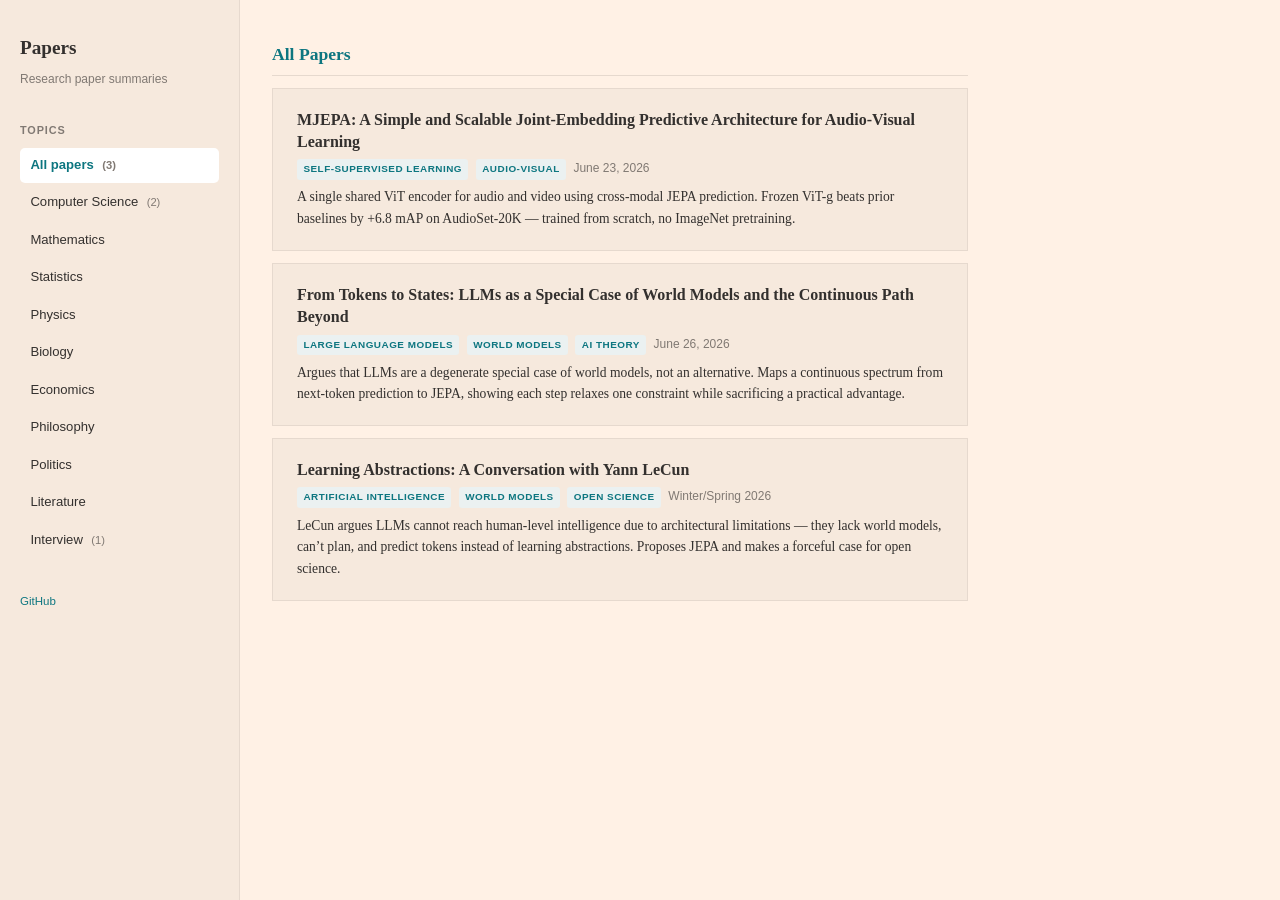
<file: index.html>
<!DOCTYPE html>
<html lang="en">
<head>
  <meta charset="UTF-8">
  <meta name="viewport" content="width=device-width, initial-scale=1.0">
  <title>Paper Summaries</title>
  <style>
    :root {
      --bg: #FFF1E5;
      --surface: #FFFFFF;
      --surface-alt: #F6E9DD;
      --border: #E6D9CE;
      --text: #33302E;
      --text-muted: #807973;
      --heading: #0D7680;
      --accent: #990F3D;
      --link: #0D7680;
      --link-hover: #065459;
      --tag-bg: #EBF1F1;
      --tag-text: #0D7680;
      --sidebar-bg: #F6E9DD;
      --sidebar-active: #FFFFFF;
    }
    * { margin: 0; padding: 0; box-sizing: border-box; }
    body {
      font-family: 'Georgia', 'Times New Roman', serif;
      background: var(--bg);
      color: var(--text);
      line-height: 1.7;
      font-size: 16px;
    }

    /* layout */
    .hub {
      display: grid;
      grid-template-columns: 240px 1fr;
      min-height: 100vh;
    }
    @media (max-width: 768px) {
      .hub { grid-template-columns: 1fr; }
      .sidebar {
        position: static !important;
        width: 100% !important;
        height: auto !important;
        border-right: none !important;
        border-bottom: 1px solid var(--border);
        padding: 1.5rem !important;
      }
      .sidebar .topics { display: flex; flex-wrap: wrap; gap: 0.5rem; }
      .sidebar .topics li { margin-bottom: 0; }
      .sidebar .topics a { padding: 0.4rem 0.75rem; }
    }

    /* sidebar */
    .sidebar {
      background: var(--sidebar-bg);
      border-right: 1px solid var(--border);
      padding: 2rem 1.25rem;
      position: sticky;
      top: 0;
      height: 100vh;
      overflow-y: auto;
    }
    .sidebar h1 {
      font-size: 1.2rem;
      font-weight: 700;
      color: var(--text);
      margin-bottom: 0.25rem;
    }
    .sidebar .subtitle {
      font-family: -apple-system, BlinkMacSystemFont, 'Segoe UI', sans-serif;
      font-size: 0.75rem;
      color: var(--text-muted);
      margin-bottom: 2rem;
    }
    .sidebar h3 {
      font-family: -apple-system, BlinkMacSystemFont, 'Segoe UI', sans-serif;
      font-size: 0.68rem;
      font-weight: 700;
      text-transform: uppercase;
      letter-spacing: 0.08em;
      color: var(--text-muted);
      margin: 1.5rem 0 0.5rem;
    }
    .sidebar h3:first-of-type { margin-top: 0; }
    .sidebar .topics {
      list-style: none;
      padding: 0;
    }
    .sidebar .topics li { margin-bottom: 0.15rem; }
    .sidebar .topics a {
      display: block;
      font-family: -apple-system, BlinkMacSystemFont, 'Segoe UI', sans-serif;
      font-size: 0.82rem;
      color: var(--text);
      text-decoration: none;
      padding: 0.4rem 0.65rem;
      border-radius: 5px;
      transition: background 0.15s, color 0.15s;
    }
    .sidebar .topics a:hover {
      background: var(--sidebar-active);
      color: var(--heading);
    }
    .sidebar .topics a.active {
      background: var(--sidebar-active);
      color: var(--heading);
      font-weight: 600;
    }
    .sidebar .topic-count {
      font-size: 0.7rem;
      color: var(--text-muted);
      margin-left: 0.3rem;
    }

    /* main content */
    .main {
      padding: 2.5rem 2rem;
      max-width: 760px;
    }
    .main h2 {
      font-size: 1.1rem;
      font-weight: 700;
      color: var(--heading);
      margin: 2rem 0 0.75rem;
      padding-bottom: 0.3rem;
      border-bottom: 1px solid var(--border);
    }
    .main h2:first-child { margin-top: 0; }

    /* paper cards */
    .paper-card {
      background: var(--surface-alt);
      border: 1px solid var(--border);
      padding: 1.25rem 1.5rem;
      margin-bottom: 0.75rem;
      text-decoration: none;
      display: block;
      transition: box-shadow 0.15s;
    }
    .paper-card:hover {
      opacity: 0.85;
    }
    .paper-card .card-title {
      font-family: 'Georgia', serif;
      font-size: 1rem;
      font-weight: 700;
      color: var(--text);
      line-height: 1.4;
      margin-bottom: 0.3rem;
    }
    .paper-card:hover .card-title { color: var(--heading); }
    .paper-card .card-meta {
      font-family: -apple-system, BlinkMacSystemFont, 'Segoe UI', sans-serif;
      font-size: 0.75rem;
      color: var(--text-muted);
      margin-bottom: 0.4rem;
    }
    .paper-card .card-meta .tag {
      display: inline-block;
      font-size: 0.62rem;
      font-weight: 600;
      text-transform: uppercase;
      letter-spacing: 0.05em;
      padding: 0.12rem 0.4rem;
      border-radius: 3px;
      background: var(--tag-bg);
      color: var(--tag-text);
      margin-right: 0.25rem;
    }
    .paper-card .card-desc {
      font-size: 0.85rem;
      color: var(--text);
      line-height: 1.6;
    }

    /* empty state */
    .coming-soon {
      font-family: -apple-system, BlinkMacSystemFont, 'Segoe UI', sans-serif;
      font-size: 0.85rem;
      color: var(--text-muted);
      font-style: italic;
      padding: 1rem 0;
    }

    /* footer */
    .sidebar-footer {
      margin-top: auto;
      padding-top: 2rem;
      font-family: -apple-system, BlinkMacSystemFont, 'Segoe UI', sans-serif;
      font-size: 0.72rem;
      color: var(--text-muted);
    }
    .sidebar-footer a { color: var(--link); text-decoration: none; }
    .sidebar-footer a:hover { color: var(--link-hover); }
  </style>
</head>
<body>
  <div class="hub">

    <aside class="sidebar">
      <h1>Papers</h1>
      <p class="subtitle">Research paper summaries</p>

      <h3>Topics</h3>
      <ul class="topics">
        <li><a href="#all" class="active" data-filter="all">All papers <span class="topic-count" id="count-all"></span></a></li>
        <li><a href="#computer-science" data-filter="computer-science">Computer Science <span class="topic-count" id="count-computer-science"></span></a></li>
        <li><a href="#mathematics" data-filter="mathematics">Mathematics <span class="topic-count" id="count-mathematics"></span></a></li>
        <li><a href="#statistics" data-filter="statistics">Statistics <span class="topic-count" id="count-statistics"></span></a></li>
        <li><a href="#physics" data-filter="physics">Physics <span class="topic-count" id="count-physics"></span></a></li>
        <li><a href="#biology" data-filter="biology">Biology <span class="topic-count" id="count-biology"></span></a></li>
        <li><a href="#economics" data-filter="economics">Economics <span class="topic-count" id="count-economics"></span></a></li>
        <li><a href="#philosophy" data-filter="philosophy">Philosophy <span class="topic-count" id="count-philosophy"></span></a></li>
        <li><a href="#politics" data-filter="politics">Politics <span class="topic-count" id="count-politics"></span></a></li>
        <li><a href="#literature" data-filter="literature">Literature <span class="topic-count" id="count-literature"></span></a></li>
        <li><a href="#interview" data-filter="interview">Interview <span class="topic-count" id="count-interview"></span></a></li>
      </ul>

      <div class="sidebar-footer">
        <a href="https://github.com/ChristophePM/papers">GitHub</a>
      </div>
    </aside>

    <main class="main">

      <h2 id="section-all">All Papers</h2>

      <!-- === PAPER ENTRIES === -->
      <!-- To add a new paper: copy a paper-card block, update href/title/meta/desc, add data-topics -->

      <a class="paper-card" href="mjepa-audio-visual-ssl.html" data-topics="computer-science">
        <div class="card-title">MJEPA: A Simple and Scalable Joint-Embedding Predictive Architecture for Audio-Visual Learning</div>
        <div class="card-meta">
          <span class="tag">Self-Supervised Learning</span>
          <span class="tag">Audio-Visual</span>
          June 23, 2026
        </div>
        <div class="card-desc">A single shared ViT encoder for audio and video using cross-modal JEPA prediction. Frozen ViT-g beats prior baselines by +6.8 mAP on AudioSet-20K — trained from scratch, no ImageNet pretraining.</div>
      </a>

      <a class="paper-card" href="tokens-to-states-llms-world-models.html" data-topics="computer-science">
        <div class="card-title">From Tokens to States: LLMs as a Special Case of World Models and the Continuous Path Beyond</div>
        <div class="card-meta">
          <span class="tag">Large Language Models</span>
          <span class="tag">World Models</span>
          <span class="tag">AI Theory</span>
          June 26, 2026
        </div>
        <div class="card-desc">Argues that LLMs are a degenerate special case of world models, not an alternative. Maps a continuous spectrum from next-token prediction to JEPA, showing each step relaxes one constraint while sacrificing a practical advantage.</div>
      </a>

      <a class="paper-card" href="learning-abstractions-conversation-yann-lecun.html" data-topics="interview">
        <div class="card-title">Learning Abstractions: A Conversation with Yann LeCun</div>
        <div class="card-meta">
          <span class="tag">Artificial Intelligence</span>
          <span class="tag">World Models</span>
          <span class="tag">Open Science</span>
          Winter/Spring 2026
        </div>
        <div class="card-desc">LeCun argues LLMs cannot reach human-level intelligence due to architectural limitations &mdash; they lack world models, can&rsquo;t plan, and predict tokens instead of learning abstractions. Proposes JEPA and makes a forceful case for open science.</div>
      </a>

      <!-- === END PAPER ENTRIES === -->

    </main>
  </div>

  <script>
    (function () {
      var cards = document.querySelectorAll('.paper-card');
      var links = document.querySelectorAll('.sidebar .topics a');

      // count papers per topic
      var counts = {};
      cards.forEach(function (c) {
        var topics = (c.getAttribute('data-topics') || '').split(' ');
        topics.forEach(function (t) {
          if (t) counts[t] = (counts[t] || 0) + 1;
        });
      });
      document.getElementById('count-all').textContent = '(' + cards.length + ')';
      Object.keys(counts).forEach(function (t) {
        var el = document.getElementById('count-' + t);
        if (el) el.textContent = '(' + counts[t] + ')';
      });

      // filter
      var heading = document.getElementById('section-all');
      links.forEach(function (link) {
        link.addEventListener('click', function (e) {
          e.preventDefault();
          var filter = this.getAttribute('data-filter');
          links.forEach(function (l) { l.classList.remove('active'); });
          this.classList.add('active');

          // update heading to match selected topic
          heading.textContent = filter === 'all' ? 'All Papers' : this.textContent.replace(/\s*\(\d+\)\s*$/, '');

          cards.forEach(function (c) {
            if (filter === 'all') {
              c.style.display = '';
            } else {
              var topics = (c.getAttribute('data-topics') || '').split(' ');
              c.style.display = topics.indexOf(filter) >= 0 ? '' : 'none';
            }
          });
        });
      });
    })();
  </script>
</body>
</html>
</file>
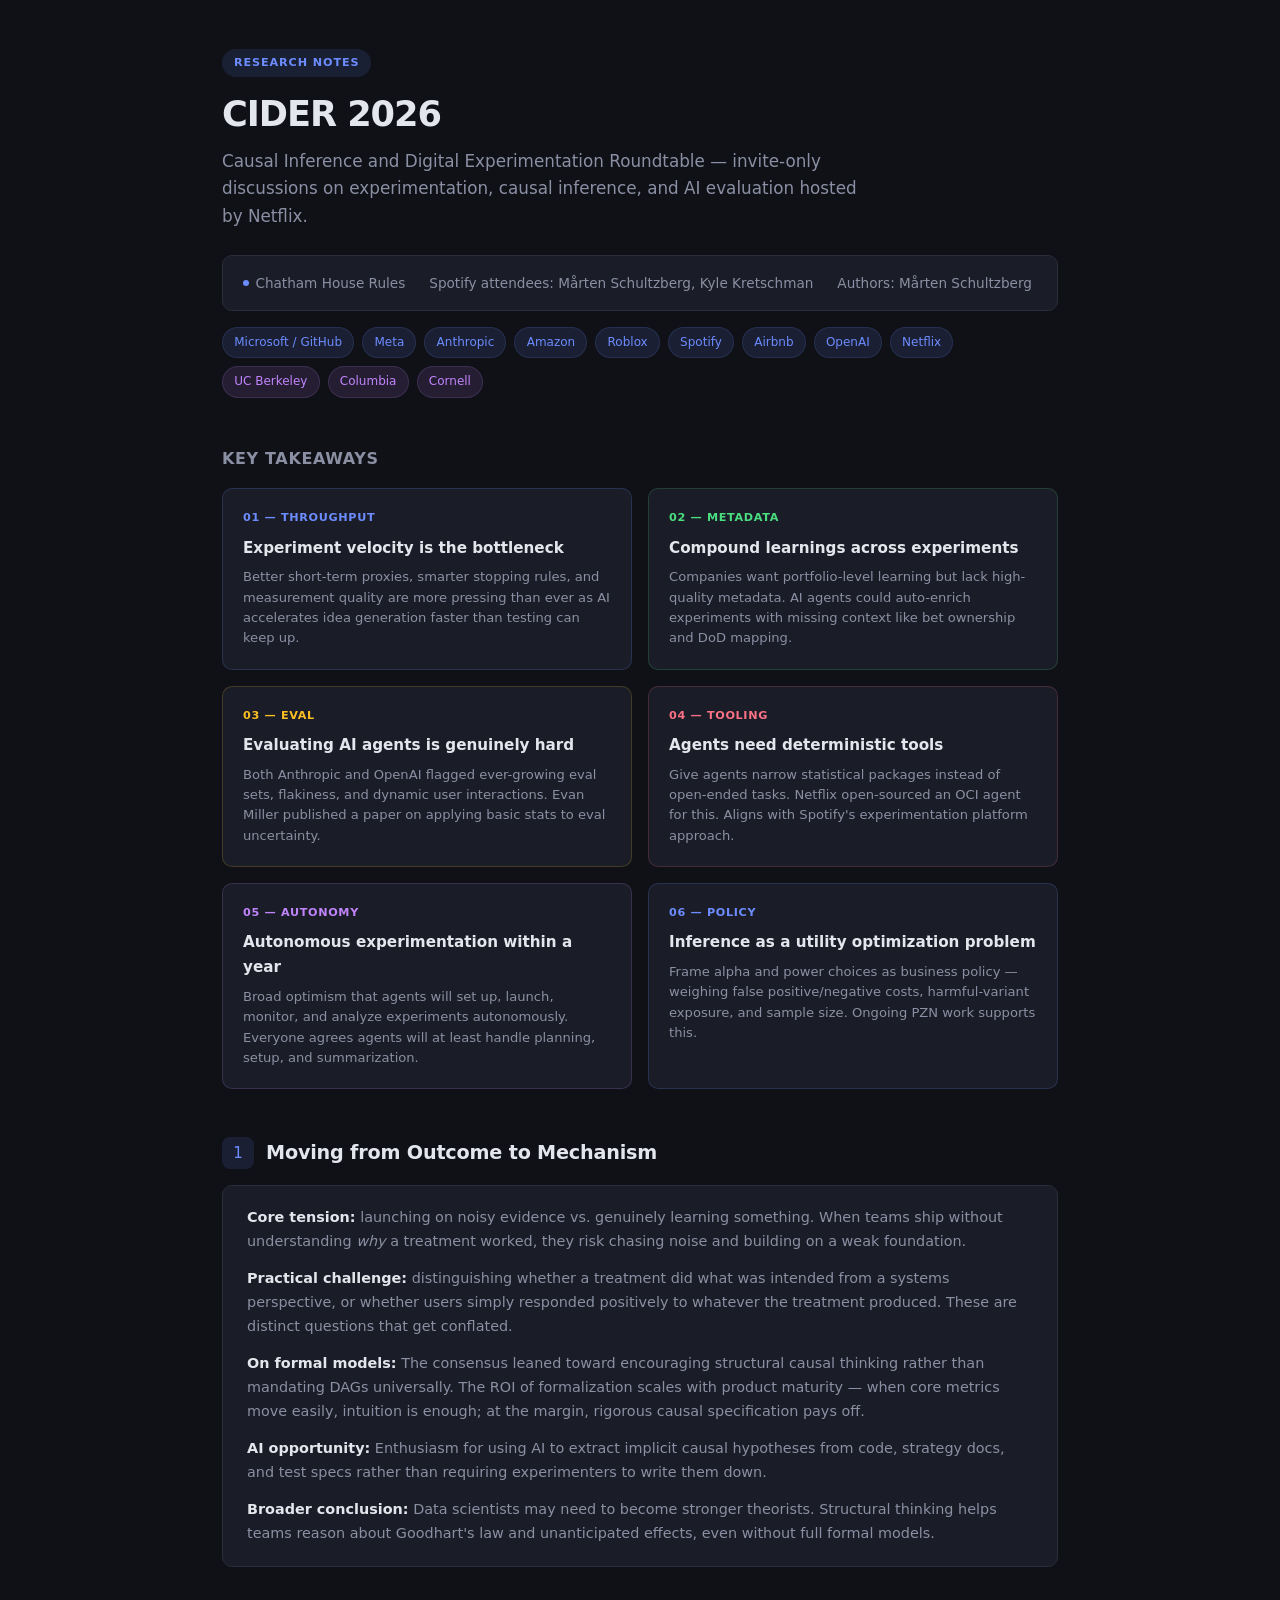
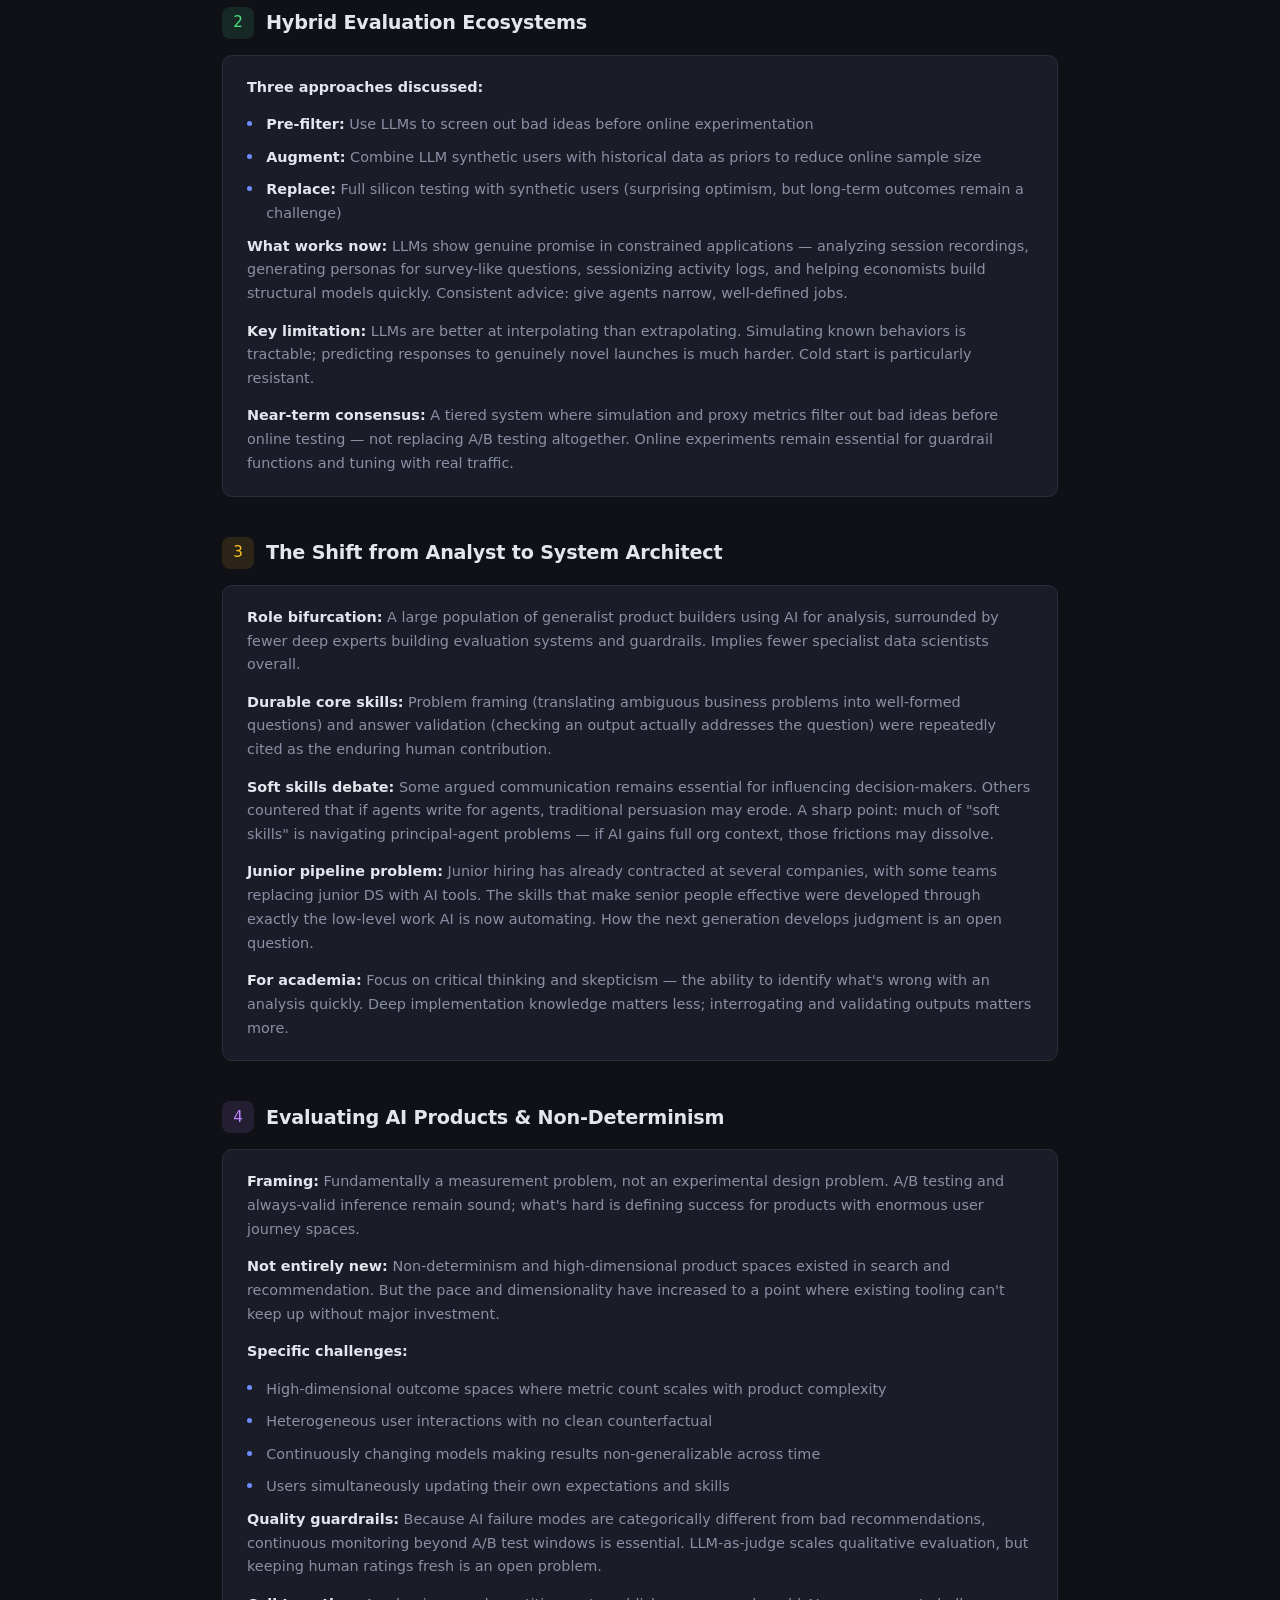
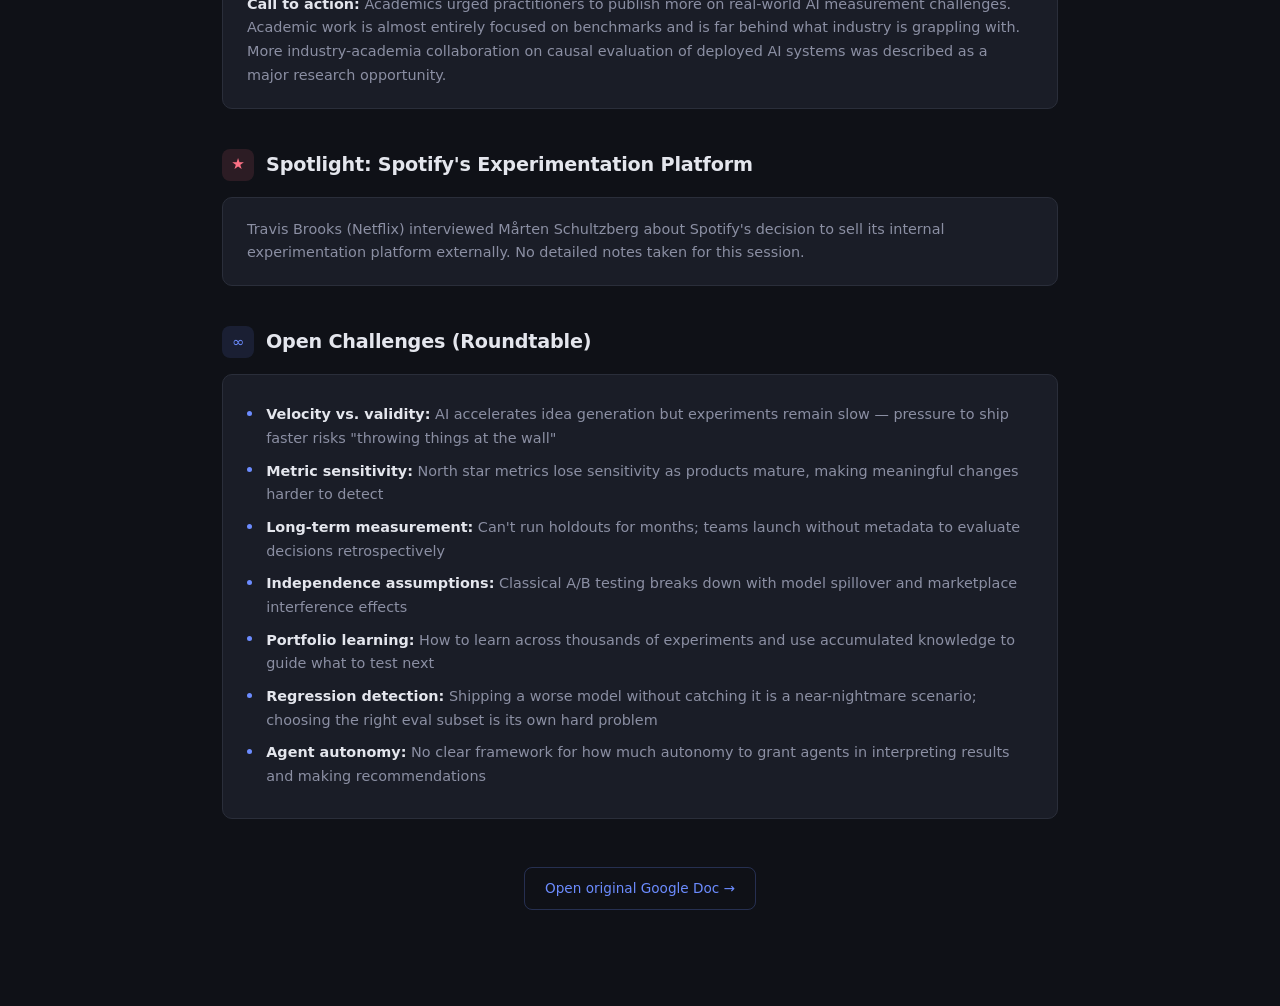
<file: cider-notes.html>
<!DOCTYPE html>
<html lang="en">
<head>
  <meta charset="UTF-8">
  <meta name="viewport" content="width=device-width, initial-scale=1.0">
  <title>CIDER 2026 — Roundtable Notes</title>
  <style>
    :root {
      --bg: #0f1117;
      --surface: #1a1d27;
      --surface-hover: #222632;
      --border: #2a2e3a;
      --text: #e4e6ed;
      --text-muted: #8b8fa3;
      --accent: #6c8cff;
      --accent-dim: rgba(108, 140, 255, 0.12);
      --green: #4ade80;
      --green-dim: rgba(74, 222, 128, 0.12);
      --amber: #fbbf24;
      --amber-dim: rgba(251, 191, 36, 0.12);
      --rose: #fb7185;
      --rose-dim: rgba(251, 113, 133, 0.12);
      --purple: #c084fc;
      --purple-dim: rgba(192, 132, 252, 0.12);
    }

    * { margin: 0; padding: 0; box-sizing: border-box; }

    body {
      font-family: -apple-system, BlinkMacSystemFont, 'Segoe UI', system-ui, sans-serif;
      background: var(--bg);
      color: var(--text);
      line-height: 1.65;
      -webkit-font-smoothing: antialiased;
    }

    .container {
      max-width: 900px;
      margin: 0 auto;
      padding: 3rem 2rem 6rem;
    }

    /* Header */
    .header {
      margin-bottom: 3rem;
    }

    .header .badge {
      display: inline-block;
      font-size: 0.7rem;
      font-weight: 600;
      letter-spacing: 0.08em;
      text-transform: uppercase;
      color: var(--accent);
      background: var(--accent-dim);
      padding: 0.3rem 0.75rem;
      border-radius: 100px;
      margin-bottom: 1rem;
    }

    .header h1 {
      font-size: 2.2rem;
      font-weight: 700;
      letter-spacing: -0.03em;
      line-height: 1.2;
      margin-bottom: 0.75rem;
    }

    .header .subtitle {
      font-size: 1.05rem;
      color: var(--text-muted);
      max-width: 640px;
    }

    .meta-bar {
      display: flex;
      flex-wrap: wrap;
      gap: 1.5rem;
      margin-top: 1.5rem;
      padding: 1rem 1.25rem;
      background: var(--surface);
      border-radius: 10px;
      border: 1px solid var(--border);
      font-size: 0.85rem;
      color: var(--text-muted);
    }

    .meta-bar span {
      display: flex;
      align-items: center;
      gap: 0.4rem;
    }

    .meta-bar .dot {
      width: 6px;
      height: 6px;
      border-radius: 50%;
      background: var(--accent);
      flex-shrink: 0;
    }

    /* Takeaways grid */
    .takeaways {
      display: grid;
      grid-template-columns: 1fr 1fr;
      gap: 1rem;
      margin-bottom: 3rem;
    }

    .takeaway {
      padding: 1.25rem;
      border-radius: 10px;
      border: 1px solid var(--border);
      background: var(--surface);
      transition: background 0.15s;
    }

    .takeaway:hover { background: var(--surface-hover); }

    .takeaway .number {
      font-size: 0.7rem;
      font-weight: 700;
      letter-spacing: 0.06em;
      text-transform: uppercase;
      margin-bottom: 0.5rem;
    }

    .takeaway h3 {
      font-size: 0.95rem;
      font-weight: 600;
      margin-bottom: 0.4rem;
    }

    .takeaway p {
      font-size: 0.82rem;
      color: var(--text-muted);
      line-height: 1.55;
    }

    .takeaway.blue   .number { color: var(--accent); }
    .takeaway.green  .number { color: var(--green); }
    .takeaway.amber  .number { color: var(--amber); }
    .takeaway.rose   .number { color: var(--rose); }
    .takeaway.purple .number { color: var(--purple); }

    .takeaway.blue   { border-color: rgba(108,140,255,0.18); }
    .takeaway.green  { border-color: rgba(74,222,128,0.18); }
    .takeaway.amber  { border-color: rgba(251,191,36,0.18); }
    .takeaway.rose   { border-color: rgba(251,113,133,0.18); }
    .takeaway.purple { border-color: rgba(192,132,252,0.18); }

    /* Section */
    .section {
      margin-bottom: 2.5rem;
    }

    .section-header {
      display: flex;
      align-items: center;
      gap: 0.75rem;
      margin-bottom: 1rem;
    }

    .section-header .icon {
      width: 32px;
      height: 32px;
      border-radius: 8px;
      display: flex;
      align-items: center;
      justify-content: center;
      font-size: 0.95rem;
      flex-shrink: 0;
    }

    .section-header h2 {
      font-size: 1.2rem;
      font-weight: 650;
      letter-spacing: -0.01em;
    }

    .section-body {
      padding: 1.25rem 1.5rem;
      background: var(--surface);
      border: 1px solid var(--border);
      border-radius: 10px;
      font-size: 0.9rem;
      color: var(--text-muted);
    }

    .section-body p { margin-bottom: 0.85rem; }
    .section-body p:last-child { margin-bottom: 0; }
    .section-body strong { color: var(--text); font-weight: 600; }

    .section-body ul {
      list-style: none;
      padding: 0;
      margin: 0.5rem 0;
    }

    .section-body li {
      position: relative;
      padding-left: 1.2rem;
      margin-bottom: 0.55rem;
    }

    .section-body li::before {
      content: '';
      position: absolute;
      left: 0;
      top: 0.55em;
      width: 5px;
      height: 5px;
      border-radius: 50%;
      background: var(--accent);
    }

    .icon-blue   { background: var(--accent-dim);  color: var(--accent); }
    .icon-green  { background: var(--green-dim);   color: var(--green); }
    .icon-amber  { background: var(--amber-dim);   color: var(--amber); }
    .icon-purple { background: var(--purple-dim);   color: var(--purple); }
    .icon-rose   { background: var(--rose-dim);    color: var(--rose); }

    /* Participants */
    .participants {
      display: flex;
      flex-wrap: wrap;
      gap: 0.5rem;
      margin-top: 0.75rem;
    }

    .chip {
      font-size: 0.75rem;
      font-weight: 500;
      padding: 0.3rem 0.7rem;
      border-radius: 100px;
      background: var(--accent-dim);
      color: var(--accent);
      border: 1px solid rgba(108,140,255,0.15);
    }

    .chip.academia {
      background: var(--purple-dim);
      color: var(--purple);
      border-color: rgba(192,132,252,0.15);
    }

    /* Source link */
    .source {
      margin-top: 3rem;
      text-align: center;
    }

    .source a {
      display: inline-flex;
      align-items: center;
      gap: 0.5rem;
      font-size: 0.85rem;
      color: var(--accent);
      text-decoration: none;
      padding: 0.6rem 1.25rem;
      border: 1px solid rgba(108,140,255,0.25);
      border-radius: 8px;
      transition: background 0.15s;
    }

    .source a:hover { background: var(--accent-dim); }

    @media (max-width: 640px) {
      .container { padding: 2rem 1.25rem 4rem; }
      .header h1 { font-size: 1.6rem; }
      .takeaways { grid-template-columns: 1fr; }
      .meta-bar { flex-direction: column; gap: 0.6rem; }
    }
  </style>
</head>
<body>
  <div class="container">

    <div class="header">
      <span class="badge">Research Notes</span>
      <h1>CIDER 2026</h1>
      <p class="subtitle">Causal Inference and Digital Experimentation Roundtable &mdash; invite-only discussions on experimentation, causal inference, and AI evaluation hosted by Netflix.</p>

      <div class="meta-bar">
        <span><span class="dot"></span> Chatham House Rules</span>
        <span>Spotify attendees: M&aring;rten Schultzberg, Kyle Kretschman</span>
        <span>Authors: M&aring;rten Schultzberg</span>
      </div>

      <div class="participants" style="margin-top:1rem;">
        <span class="chip">Microsoft / GitHub</span>
        <span class="chip">Meta</span>
        <span class="chip">Anthropic</span>
        <span class="chip">Amazon</span>
        <span class="chip">Roblox</span>
        <span class="chip">Spotify</span>
        <span class="chip">Airbnb</span>
        <span class="chip">OpenAI</span>
        <span class="chip">Netflix</span>
        <span class="chip academia">UC Berkeley</span>
        <span class="chip academia">Columbia</span>
        <span class="chip academia">Cornell</span>
      </div>
    </div>

    <!-- Takeaways -->
    <h2 style="font-size:1rem;font-weight:600;letter-spacing:0.04em;text-transform:uppercase;color:var(--text-muted);margin-bottom:1rem;">Key Takeaways</h2>

    <div class="takeaways">
      <div class="takeaway blue">
        <div class="number">01 &mdash; Throughput</div>
        <h3>Experiment velocity is the bottleneck</h3>
        <p>Better short-term proxies, smarter stopping rules, and measurement quality are more pressing than ever as AI accelerates idea generation faster than testing can keep up.</p>
      </div>
      <div class="takeaway green">
        <div class="number">02 &mdash; Metadata</div>
        <h3>Compound learnings across experiments</h3>
        <p>Companies want portfolio-level learning but lack high-quality metadata. AI agents could auto-enrich experiments with missing context like bet ownership and DoD mapping.</p>
      </div>
      <div class="takeaway amber">
        <div class="number">03 &mdash; Eval</div>
        <h3>Evaluating AI agents is genuinely hard</h3>
        <p>Both Anthropic and OpenAI flagged ever-growing eval sets, flakiness, and dynamic user interactions. Evan Miller published a paper on applying basic stats to eval uncertainty.</p>
      </div>
      <div class="takeaway rose">
        <div class="number">04 &mdash; Tooling</div>
        <h3>Agents need deterministic tools</h3>
        <p>Give agents narrow statistical packages instead of open-ended tasks. Netflix open-sourced an OCI agent for this. Aligns with Spotify's experimentation platform approach.</p>
      </div>
      <div class="takeaway purple">
        <div class="number">05 &mdash; Autonomy</div>
        <h3>Autonomous experimentation within a year</h3>
        <p>Broad optimism that agents will set up, launch, monitor, and analyze experiments autonomously. Everyone agrees agents will at least handle planning, setup, and summarization.</p>
      </div>
      <div class="takeaway blue">
        <div class="number">06 &mdash; Policy</div>
        <h3>Inference as a utility optimization problem</h3>
        <p>Frame alpha and power choices as business policy &mdash; weighing false positive/negative costs, harmful-variant exposure, and sample size. Ongoing PZN work supports this.</p>
      </div>
    </div>

    <!-- Theme 1 -->
    <div class="section">
      <div class="section-header">
        <div class="icon icon-blue">1</div>
        <h2>Moving from Outcome to Mechanism</h2>
      </div>
      <div class="section-body">
        <p><strong>Core tension:</strong> launching on noisy evidence vs. genuinely learning something. When teams ship without understanding <em>why</em> a treatment worked, they risk chasing noise and building on a weak foundation.</p>
        <p><strong>Practical challenge:</strong> distinguishing whether a treatment did what was intended from a systems perspective, or whether users simply responded positively to whatever the treatment produced. These are distinct questions that get conflated.</p>
        <p><strong>On formal models:</strong> The consensus leaned toward encouraging structural causal thinking rather than mandating DAGs universally. The ROI of formalization scales with product maturity &mdash; when core metrics move easily, intuition is enough; at the margin, rigorous causal specification pays off.</p>
        <p><strong>AI opportunity:</strong> Enthusiasm for using AI to extract implicit causal hypotheses from code, strategy docs, and test specs rather than requiring experimenters to write them down.</p>
        <p><strong>Broader conclusion:</strong> Data scientists may need to become stronger theorists. Structural thinking helps teams reason about Goodhart's law and unanticipated effects, even without full formal models.</p>
      </div>
    </div>

    <!-- Theme 2 -->
    <div class="section">
      <div class="section-header">
        <div class="icon icon-green">2</div>
        <h2>Hybrid Evaluation Ecosystems</h2>
      </div>
      <div class="section-body">
        <p><strong>Three approaches discussed:</strong></p>
        <ul>
          <li><strong>Pre-filter:</strong> Use LLMs to screen out bad ideas before online experimentation</li>
          <li><strong>Augment:</strong> Combine LLM synthetic users with historical data as priors to reduce online sample size</li>
          <li><strong>Replace:</strong> Full silicon testing with synthetic users (surprising optimism, but long-term outcomes remain a challenge)</li>
        </ul>
        <p><strong>What works now:</strong> LLMs show genuine promise in constrained applications &mdash; analyzing session recordings, generating personas for survey-like questions, sessionizing activity logs, and helping economists build structural models quickly. Consistent advice: give agents narrow, well-defined jobs.</p>
        <p><strong>Key limitation:</strong> LLMs are better at interpolating than extrapolating. Simulating known behaviors is tractable; predicting responses to genuinely novel launches is much harder. Cold start is particularly resistant.</p>
        <p><strong>Near-term consensus:</strong> A tiered system where simulation and proxy metrics filter out bad ideas before online testing &mdash; not replacing A/B testing altogether. Online experiments remain essential for guardrail functions and tuning with real traffic.</p>
      </div>
    </div>

    <!-- Theme 3 -->
    <div class="section">
      <div class="section-header">
        <div class="icon icon-amber">3</div>
        <h2>The Shift from Analyst to System Architect</h2>
      </div>
      <div class="section-body">
        <p><strong>Role bifurcation:</strong> A large population of generalist product builders using AI for analysis, surrounded by fewer deep experts building evaluation systems and guardrails. Implies fewer specialist data scientists overall.</p>
        <p><strong>Durable core skills:</strong> Problem framing (translating ambiguous business problems into well-formed questions) and answer validation (checking an output actually addresses the question) were repeatedly cited as the enduring human contribution.</p>
        <p><strong>Soft skills debate:</strong> Some argued communication remains essential for influencing decision-makers. Others countered that if agents write for agents, traditional persuasion may erode. A sharp point: much of "soft skills" is navigating principal-agent problems &mdash; if AI gains full org context, those frictions may dissolve.</p>
        <p><strong>Junior pipeline problem:</strong> Junior hiring has already contracted at several companies, with some teams replacing junior DS with AI tools. The skills that make senior people effective were developed through exactly the low-level work AI is now automating. How the next generation develops judgment is an open question.</p>
        <p><strong>For academia:</strong> Focus on critical thinking and skepticism &mdash; the ability to identify what's wrong with an analysis quickly. Deep implementation knowledge matters less; interrogating and validating outputs matters more.</p>
      </div>
    </div>

    <!-- Theme 4 -->
    <div class="section">
      <div class="section-header">
        <div class="icon icon-purple">4</div>
        <h2>Evaluating AI Products &amp; Non-Determinism</h2>
      </div>
      <div class="section-body">
        <p><strong>Framing:</strong> Fundamentally a measurement problem, not an experimental design problem. A/B testing and always-valid inference remain sound; what's hard is defining success for products with enormous user journey spaces.</p>
        <p><strong>Not entirely new:</strong> Non-determinism and high-dimensional product spaces existed in search and recommendation. But the pace and dimensionality have increased to a point where existing tooling can't keep up without major investment.</p>
        <p><strong>Specific challenges:</strong></p>
        <ul>
          <li>High-dimensional outcome spaces where metric count scales with product complexity</li>
          <li>Heterogeneous user interactions with no clean counterfactual</li>
          <li>Continuously changing models making results non-generalizable across time</li>
          <li>Users simultaneously updating their own expectations and skills</li>
        </ul>
        <p><strong>Quality guardrails:</strong> Because AI failure modes are categorically different from bad recommendations, continuous monitoring beyond A/B test windows is essential. LLM-as-judge scales qualitative evaluation, but keeping human ratings fresh is an open problem.</p>
        <p><strong>Call to action:</strong> Academics urged practitioners to publish more on real-world AI measurement challenges. Academic work is almost entirely focused on benchmarks and is far behind what industry is grappling with. More industry-academia collaboration on causal evaluation of deployed AI systems was described as a major research opportunity.</p>
      </div>
    </div>

    <!-- Spotlight -->
    <div class="section">
      <div class="section-header">
        <div class="icon icon-rose">&#9733;</div>
        <h2>Spotlight: Spotify's Experimentation Platform</h2>
      </div>
      <div class="section-body">
        <p>Travis Brooks (Netflix) interviewed M&aring;rten Schultzberg about Spotify's decision to sell its internal experimentation platform externally. No detailed notes taken for this session.</p>
      </div>
    </div>

    <!-- Challenges roundtable -->
    <div class="section">
      <div class="section-header">
        <div class="icon icon-blue">&#8734;</div>
        <h2>Open Challenges (Roundtable)</h2>
      </div>
      <div class="section-body">
        <ul>
          <li><strong>Velocity vs. validity:</strong> AI accelerates idea generation but experiments remain slow &mdash; pressure to ship faster risks "throwing things at the wall"</li>
          <li><strong>Metric sensitivity:</strong> North star metrics lose sensitivity as products mature, making meaningful changes harder to detect</li>
          <li><strong>Long-term measurement:</strong> Can't run holdouts for months; teams launch without metadata to evaluate decisions retrospectively</li>
          <li><strong>Independence assumptions:</strong> Classical A/B testing breaks down with model spillover and marketplace interference effects</li>
          <li><strong>Portfolio learning:</strong> How to learn across thousands of experiments and use accumulated knowledge to guide what to test next</li>
          <li><strong>Regression detection:</strong> Shipping a worse model without catching it is a near-nightmare scenario; choosing the right eval subset is its own hard problem</li>
          <li><strong>Agent autonomy:</strong> No clear framework for how much autonomy to grant agents in interpreting results and making recommendations</li>
        </ul>
      </div>
    </div>

    <div class="source">
      <a href="https://docs.google.com/document/d/1mWsWydR_ycoTE5KY_teoAFlfUjyxlf08RJIaM2E8oU8/edit" target="_blank">
        Open original Google Doc &rarr;
      </a>
    </div>

  </div>
</body>
</html>
</file>
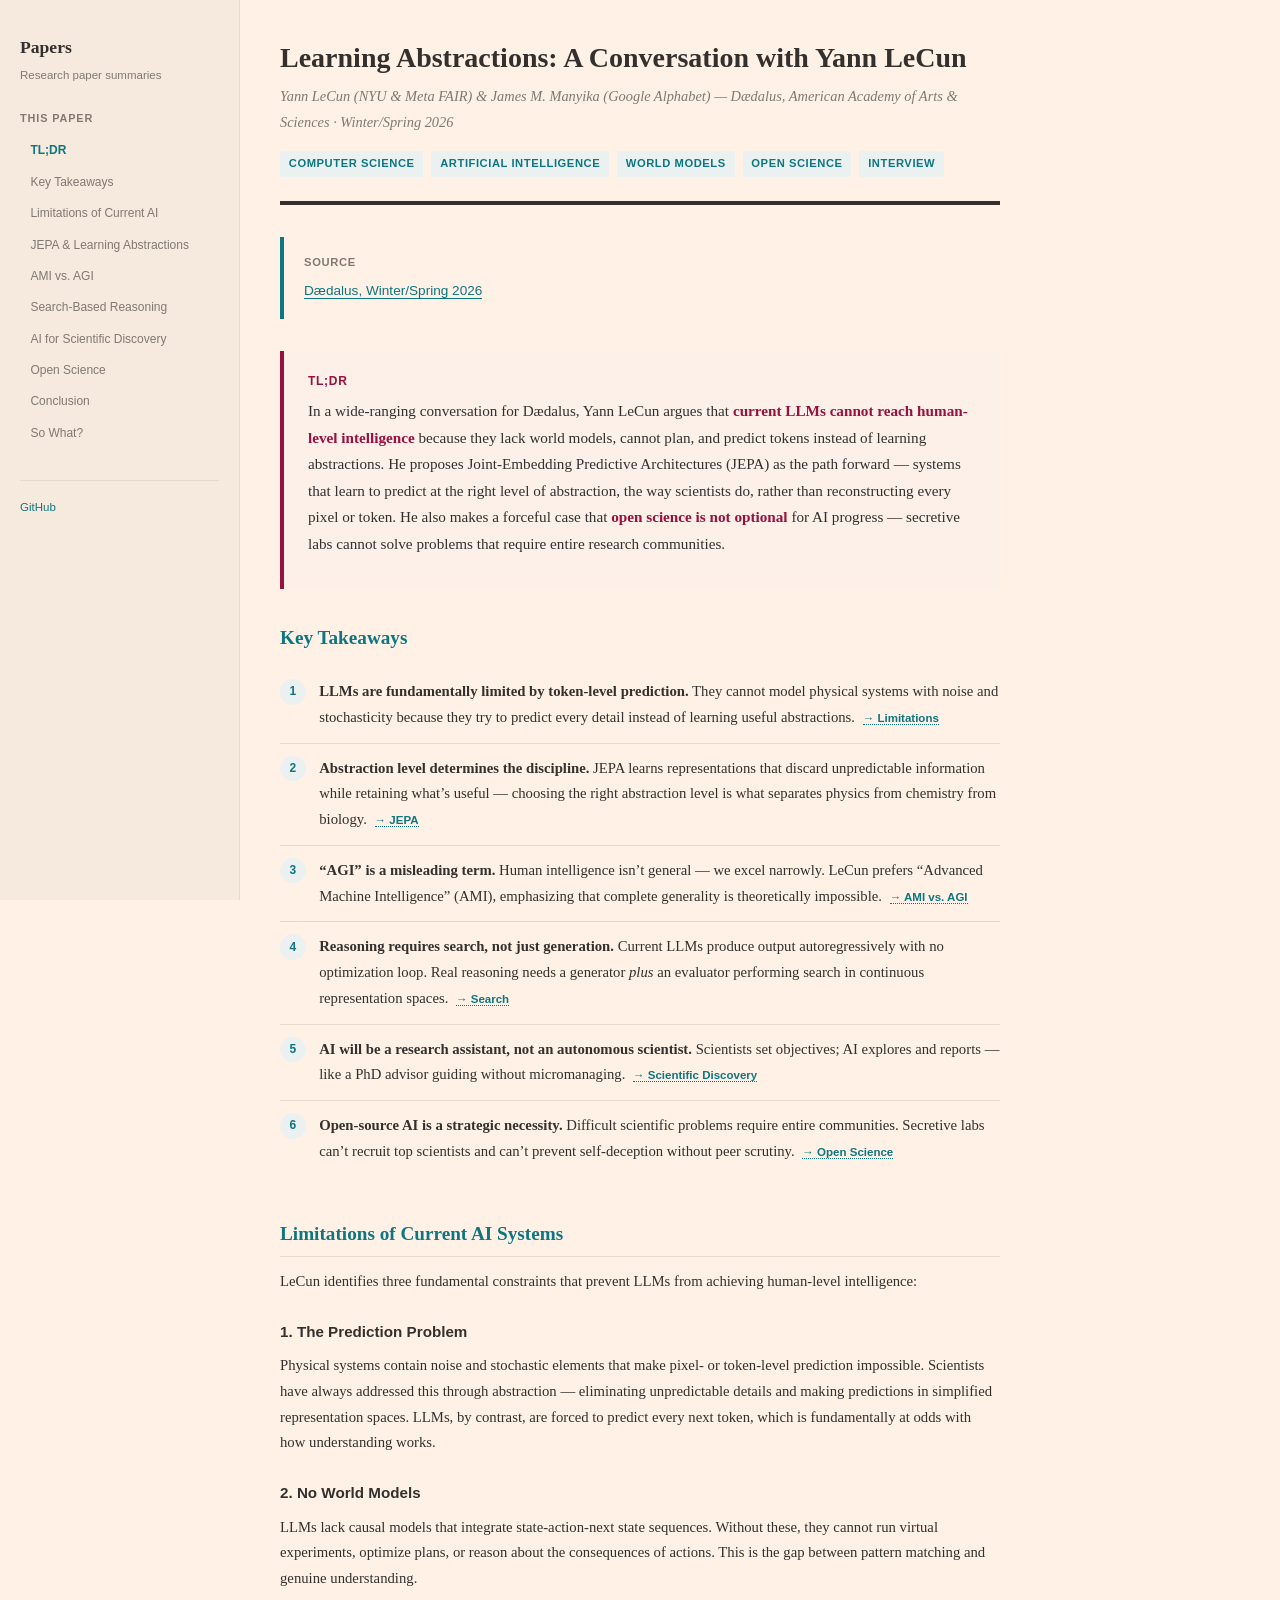
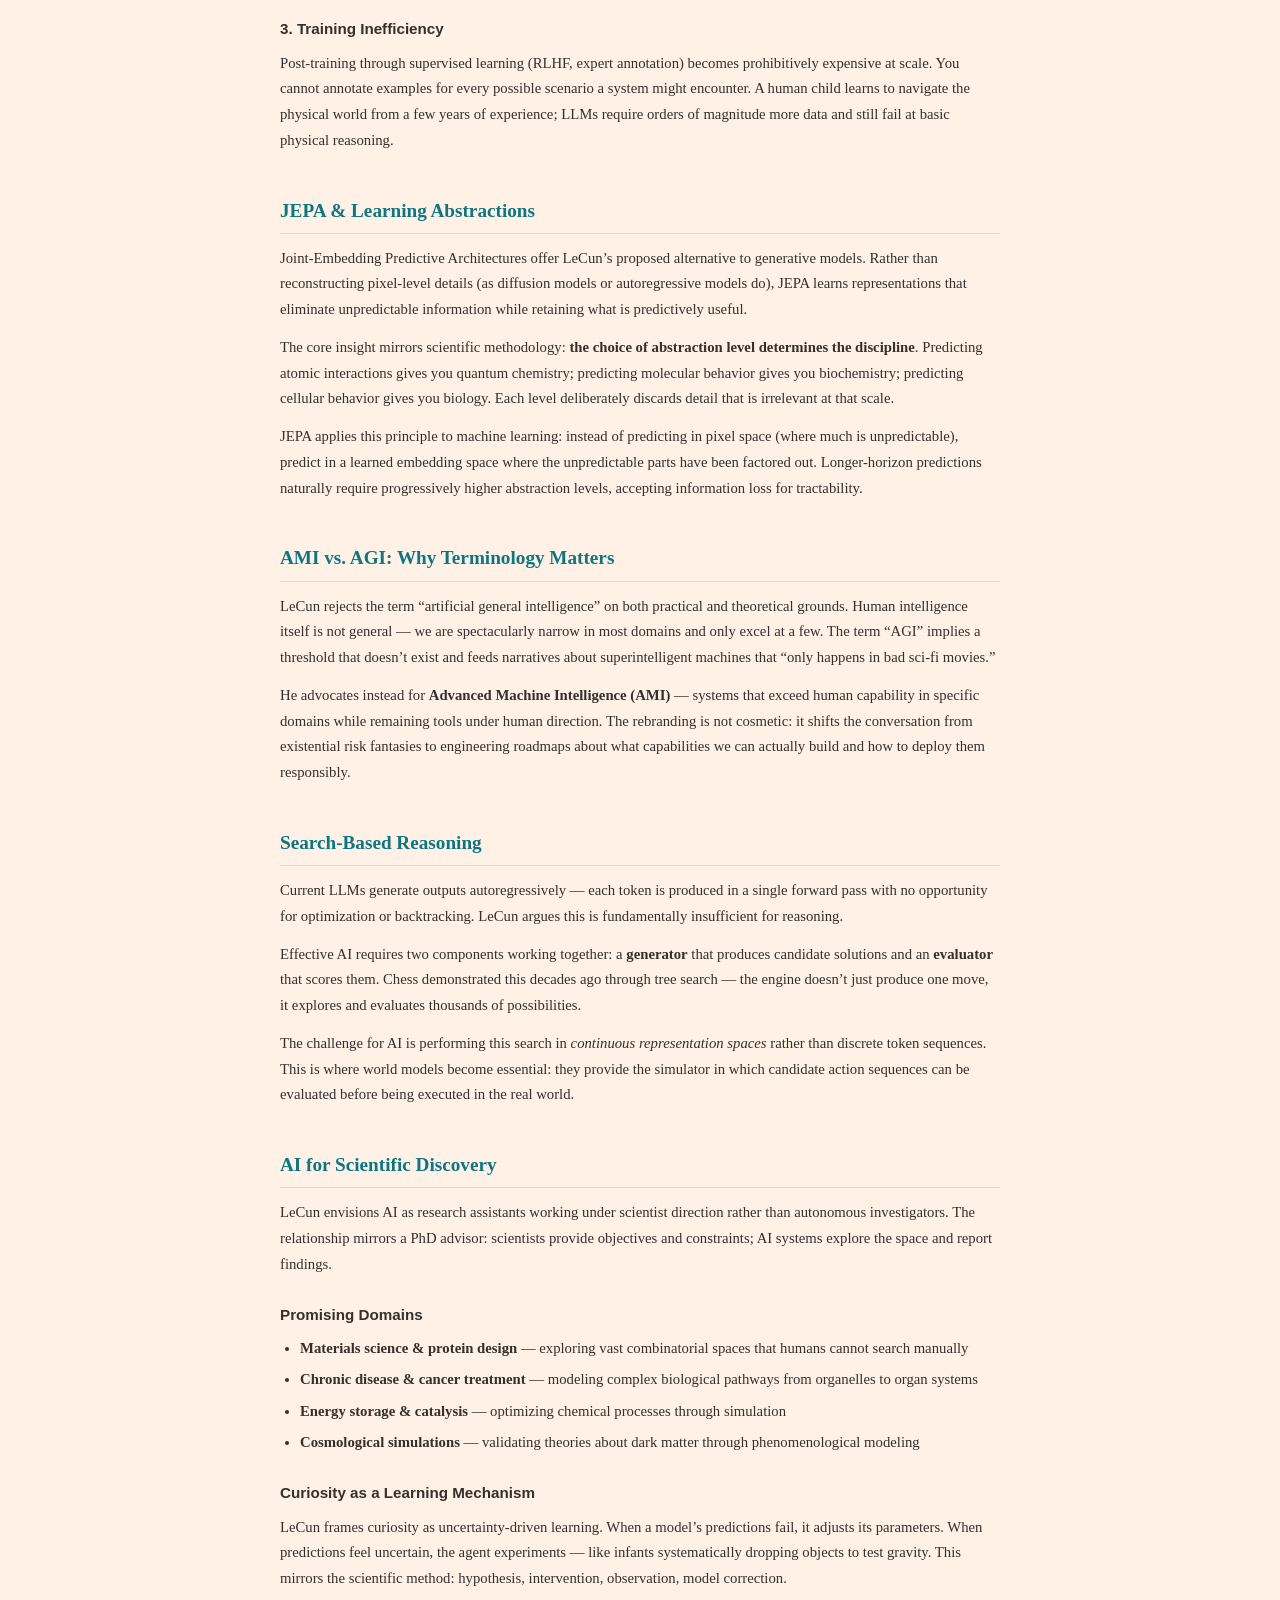
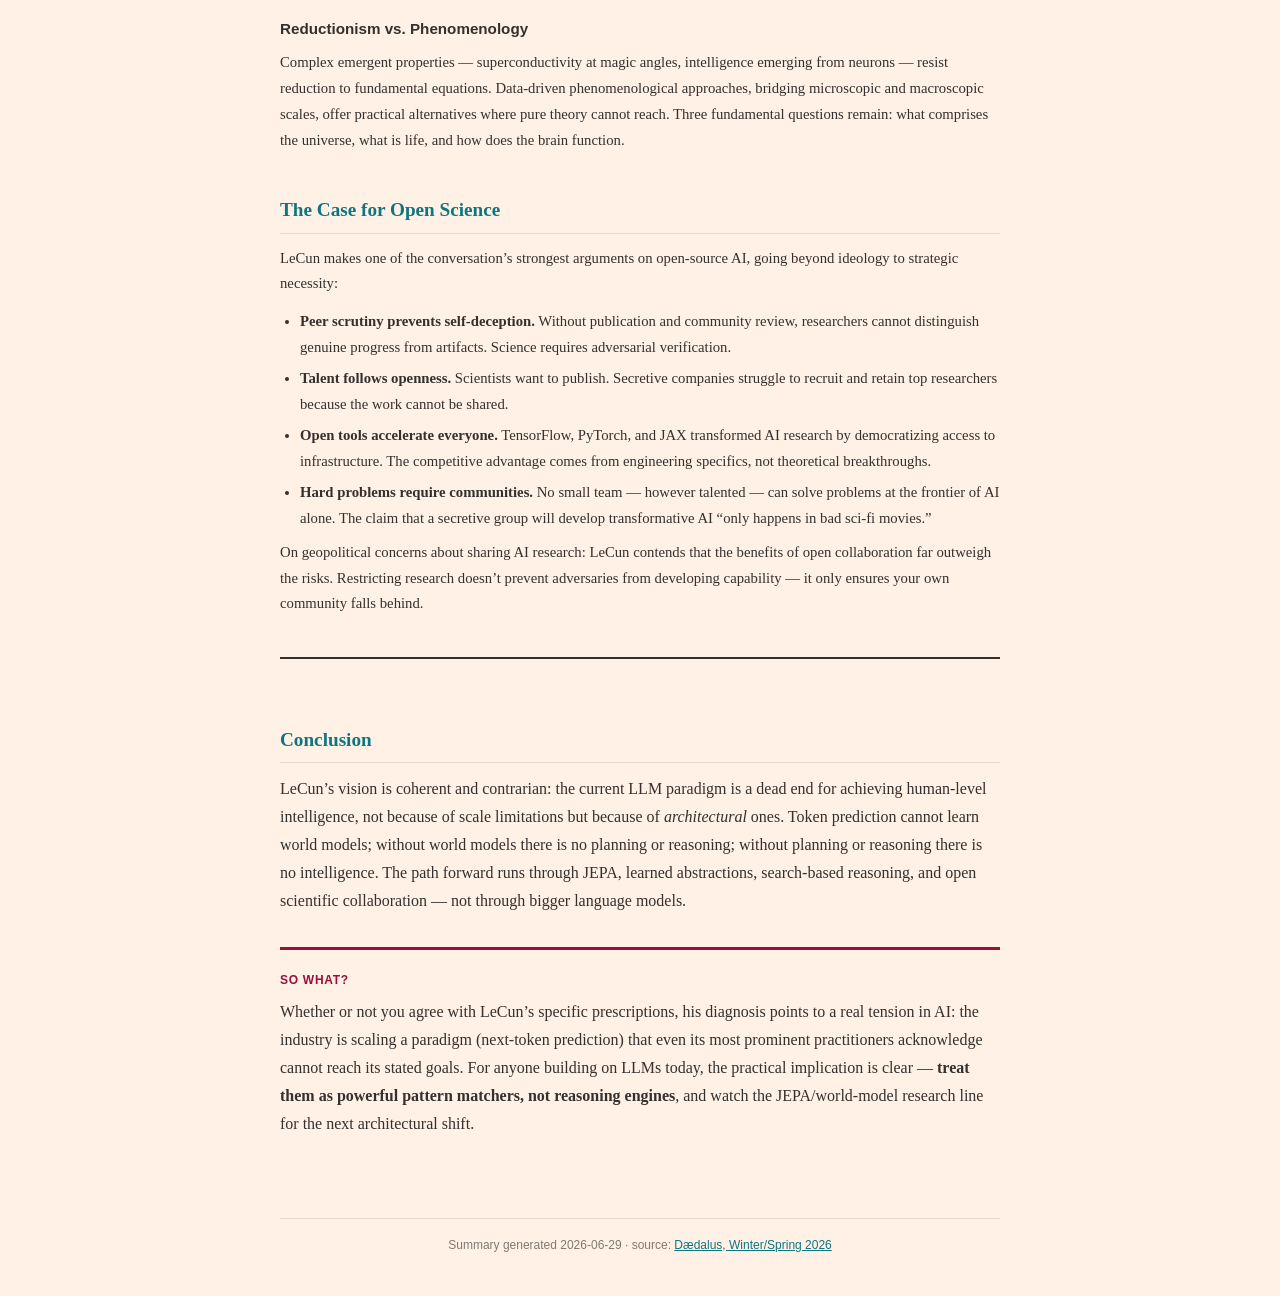
<file: learning-abstractions-conversation-yann-lecun.html>
<!DOCTYPE html>
<html lang="en">
<head>
  <meta charset="UTF-8">
  <meta name="viewport" content="width=device-width, initial-scale=1.0">
  <title>Learning Abstractions: Yann LeCun — Paper Summary</title>
  <style>
    :root {
      --bg: #FFF1E5;
      --border: #E6D9CE;
      --text: #33302E;
      --text-muted: #807973;
      --heading: #0D7680;
      --accent: #990F3D;
      --link: #0D7680;
      --link-hover: #065459;
      --tag-bg: #EBF1F1;
      --tag-text: #0D7680;
      --highlight-bg: #FCF0E8;
      --sidebar-bg: #F6E9DD;
      --sidebar-active: #FFFFFF;
    }
    * { margin: 0; padding: 0; box-sizing: border-box; }
    html { scroll-behavior: smooth; scroll-padding-top: 4rem; }
    body {
      font-family: 'Georgia', 'Times New Roman', serif;
      background: var(--bg);
      color: var(--text);
      line-height: 1.75;
      font-size: 16px;
    }

    /* layout: sidebar + content */
    .page {
      display: grid;
      grid-template-columns: 240px 1fr;
      min-height: 100vh;
    }
    @media (max-width: 800px) {
      .page { grid-template-columns: 1fr; }
      .sidebar {
        position: static !important;
        height: auto !important;
        border-right: none !important;
        border-bottom: 1px solid var(--border);
        padding: 1.5rem !important;
      }
    }

    /* sidebar */
    .sidebar {
      background: var(--sidebar-bg);
      border-right: 1px solid var(--border);
      padding: 2rem 1.25rem;
      position: sticky;
      top: 0;
      height: 100vh;
      overflow-y: auto;
      font-family: -apple-system, BlinkMacSystemFont, 'Segoe UI', sans-serif;
    }
    .sidebar h1 {
      font-family: 'Georgia', serif;
      font-size: 1.1rem;
      font-weight: 700;
      color: var(--text);
      margin-bottom: 0.15rem;
    }
    .sidebar h1 a {
      color: var(--text);
      text-decoration: none;
    }
    .sidebar h1 a:hover { color: var(--heading); }
    .sidebar .subtitle {
      font-size: 0.72rem;
      color: var(--text-muted);
      margin-bottom: 1.5rem;
    }
    .sidebar h3 {
      font-size: 0.68rem;
      font-weight: 700;
      text-transform: uppercase;
      letter-spacing: 0.08em;
      color: var(--text-muted);
      margin: 1.5rem 0 0.5rem;
    }
    .sidebar h3:first-of-type { margin-top: 0; }
    .sidebar ul { list-style: none; padding: 0; }
    .sidebar li { margin-bottom: 0.15rem; }
    .sidebar .nav-link {
      display: block;
      font-size: 0.8rem;
      color: var(--text);
      text-decoration: none;
      padding: 0.35rem 0.65rem;
      border-radius: 5px;
      transition: background 0.15s, color 0.15s;
    }
    .sidebar .nav-link:hover {
      background: var(--sidebar-active);
      color: var(--heading);
    }
    .sidebar .nav-link.active {
      background: var(--sidebar-active);
      color: var(--heading);
      font-weight: 600;
    }
    .sidebar .toc-section { margin-top: 1.5rem; }
    .sidebar .toc-link {
      display: block;
      font-size: 0.75rem;
      color: var(--text-muted);
      text-decoration: none;
      padding: 0.25rem 0.65rem;
      border-radius: 5px;
      transition: color 0.15s;
    }
    .sidebar .toc-link:hover,
    .sidebar .toc-link.active {
      color: var(--heading);
      font-weight: 600;
    }
    .sidebar-footer {
      margin-top: 2rem;
      padding-top: 1rem;
      border-top: 1px solid var(--border);
      font-size: 0.72rem;
      color: var(--text-muted);
    }
    .sidebar-footer a { color: var(--link); text-decoration: none; }

    /* content */
    .content {
      padding: 2.5rem 2.5rem;
      max-width: 800px;
    }

    /* header */
    .paper-header {
      border-bottom: 4px solid var(--text);
      padding-bottom: 1.5rem;
      margin-bottom: 2rem;
    }
    .paper-header h1 {
      font-family: 'Georgia', serif;
      font-size: 1.75rem;
      font-weight: 700;
      color: var(--text);
      line-height: 1.3;
      margin-bottom: 0.5rem;
    }
    .paper-header .authors {
      font-size: 0.9rem;
      color: var(--text-muted);
      font-style: italic;
      margin-bottom: 1rem;
    }
    .paper-meta {
      display: flex;
      gap: 0.5rem;
      flex-wrap: wrap;
    }
    .paper-meta .tag {
      display: inline-block;
      font-family: -apple-system, BlinkMacSystemFont, 'Segoe UI', sans-serif;
      font-size: 0.7rem;
      font-weight: 600;
      text-transform: uppercase;
      letter-spacing: 0.05em;
      padding: 0.2rem 0.55rem;
      border-radius: 3px;
      background: var(--tag-bg);
      color: var(--tag-text);
    }
    .paper-meta .tag.difficulty {
      background: var(--accent);
      color: #fff;
    }

    /* source box */
    .source-box {
      border-left: 4px solid var(--heading);
      padding: 1rem 1.25rem;
      margin-bottom: 2rem;
      font-family: -apple-system, BlinkMacSystemFont, 'Segoe UI', sans-serif;
      font-size: 0.85rem;
    }
    .source-box .source-label {
      font-weight: 700;
      text-transform: uppercase;
      font-size: 0.7rem;
      letter-spacing: 0.06em;
      color: var(--text-muted);
      margin-bottom: 0.4rem;
    }
    .source-box a {
      color: var(--link);
      text-decoration: none;
      border-bottom: 1px solid var(--link);
    }
    .source-box a:hover { color: var(--link-hover); border-color: var(--link-hover); }

    /* tl;dr */
    .tldr {
      background: var(--highlight-bg);
      border-left: 4px solid var(--accent);
      padding: 1.25rem 1.5rem;
      margin-bottom: 2rem;
      font-size: 0.95rem;
    }
    .tldr strong { color: var(--accent); }
    .tldr-label {
      font-family: -apple-system, BlinkMacSystemFont, 'Segoe UI', sans-serif;
      font-weight: 700;
      font-size: 0.75rem;
      text-transform: uppercase;
      letter-spacing: 0.06em;
      color: var(--accent);
      margin-bottom: 0.4rem;
    }

    /* sections */
    h2 {
      font-family: 'Georgia', serif;
      font-size: 1.2rem;
      font-weight: 700;
      color: var(--heading);
      margin: 2.5rem 0 0.75rem;
      padding-bottom: 0.35rem;
      border-bottom: 1px solid var(--border);
    }
    h3 {
      font-family: -apple-system, BlinkMacSystemFont, 'Segoe UI', sans-serif;
      font-size: 0.95rem;
      font-weight: 700;
      color: var(--text);
      margin: 1.5rem 0 0.5rem;
    }
    p { margin-bottom: 0.75rem; }
    a { color: var(--link); }
    a:hover { color: var(--link-hover); }

    /* key takeaways */
    .takeaways {
      padding: 0;
      margin: 1rem 0 2rem;
      counter-reset: takeaway;
    }
    .takeaways h2 { margin-top: 0; border-bottom: none; padding-bottom: 0; }
    .takeaway {
      display: flex;
      gap: 0.85rem;
      padding: 0.75rem 0;
      border-bottom: 1px solid var(--border);
      font-size: 0.92rem;
    }
    .takeaway:last-child { border-bottom: none; }
    .takeaway::before {
      counter-increment: takeaway;
      content: counter(takeaway);
      display: flex;
      align-items: center;
      justify-content: center;
      min-width: 1.6rem;
      height: 1.6rem;
      border-radius: 50%;
      background: var(--tag-bg);
      color: var(--heading);
      font-family: -apple-system, BlinkMacSystemFont, 'Segoe UI', sans-serif;
      font-size: 0.75rem;
      font-weight: 700;
      flex-shrink: 0;
    }
    .takeaway a.ref {
      font-family: -apple-system, BlinkMacSystemFont, 'Segoe UI', sans-serif;
      font-size: 0.72rem;
      font-weight: 600;
      color: var(--link);
      text-decoration: none;
      border-bottom: 1px dotted var(--link);
      margin-left: 0.25rem;
      white-space: nowrap;
    }
    .takeaway a.ref:hover { border-bottom-style: solid; }

    /* chapters */
    .chapter { margin: 0.5rem 0 2rem; font-size: 0.92rem; }

    /* so-what */
    .so-what {
      border-top: 3px solid var(--accent);
      padding: 1.25rem 0;
      margin: 2rem 0;
    }
    .so-what .so-what-label {
      font-family: -apple-system, BlinkMacSystemFont, 'Segoe UI', sans-serif;
      font-weight: 700;
      font-size: 0.75rem;
      text-transform: uppercase;
      letter-spacing: 0.06em;
      color: var(--accent);
      margin-bottom: 0.4rem;
    }

    /* conclusion */
    .conclusion {
      border-top: 2px solid var(--text);
      margin-top: 2.5rem;
      padding-top: 1.5rem;
    }

    /* lists */
    ul, ol { padding-left: 1.25rem; margin: 0.5rem 0; }
    li { margin-bottom: 0.35rem; font-size: 0.92rem; }

    /* footer */
    .paper-footer {
      margin-top: 3rem;
      padding-top: 1rem;
      border-top: 1px solid var(--border);
      font-family: -apple-system, BlinkMacSystemFont, 'Segoe UI', sans-serif;
      font-size: 0.75rem;
      color: var(--text-muted);
      text-align: center;
    }

    @media print {
      .sidebar { display: none; }
      .page { grid-template-columns: 1fr; }
    }
  </style>
</head>
<body>
  <div class="page">

    <!-- ====== persistent sidebar ====== -->
    <aside class="sidebar">
      <h1><a href="index.html">Papers</a></h1>
      <p class="subtitle">Research paper summaries</p>

      <div class="toc-section">
        <h3>This Paper</h3>
        <ul>
          <li><a class="toc-link" href="#tldr">TL;DR</a></li>
          <li><a class="toc-link" href="#takeaways">Key Takeaways</a></li>
          <li><a class="toc-link" href="#ch-limitations">Limitations of Current AI</a></li>
          <li><a class="toc-link" href="#ch-jepa">JEPA &amp; Learning Abstractions</a></li>
          <li><a class="toc-link" href="#ch-terminology">AMI vs. AGI</a></li>
          <li><a class="toc-link" href="#ch-search">Search-Based Reasoning</a></li>
          <li><a class="toc-link" href="#ch-science">AI for Scientific Discovery</a></li>
          <li><a class="toc-link" href="#ch-open">Open Science</a></li>
          <li><a class="toc-link" href="#conclusion">Conclusion</a></li>
          <li><a class="toc-link" href="#so-what">So What?</a></li>
        </ul>
      </div>

      <div class="sidebar-footer">
        <a href="https://github.com/ChristophePM/papers">GitHub</a>
      </div>
    </aside>

    <!-- ====== content ====== -->
    <div class="content">

      <div class="paper-header">
        <h1>Learning Abstractions: A Conversation with Yann LeCun</h1>
        <p class="authors">Yann LeCun (NYU &amp; Meta FAIR) &amp; James M. Manyika (Google Alphabet) &mdash; D&aelig;dalus, American Academy of Arts &amp; Sciences &middot; Winter/Spring 2026</p>
        <div class="paper-meta">
          <span class="tag">Computer Science</span>
          <span class="tag">Artificial Intelligence</span>
          <span class="tag">World Models</span>
          <span class="tag">Open Science</span>
          <span class="tag">Interview</span>
        </div>
      </div>

      <div class="source-box">
        <div class="source-label">Source</div>
        <a href="https://www.amacad.org/publication/daedalus/learning-abstractions-conversation-yann-lecun">D&aelig;dalus, Winter/Spring 2026</a>
      </div>

      <div class="tldr" id="tldr">
        <div class="tldr-label">TL;DR</div>
        <p>In a wide-ranging conversation for D&aelig;dalus, Yann LeCun argues that <strong>current LLMs cannot reach human-level intelligence</strong> because they lack world models, cannot plan, and predict tokens instead of learning abstractions. He proposes Joint-Embedding Predictive Architectures (JEPA) as the path forward &mdash; systems that learn to predict at the right level of abstraction, the way scientists do, rather than reconstructing every pixel or token. He also makes a forceful case that <strong>open science is not optional</strong> for AI progress &mdash; secretive labs cannot solve problems that require entire research communities.</p>
      </div>

      <div class="takeaways" id="takeaways">
        <h2 style="margin-top:0;border:none;padding:0;">Key Takeaways</h2>
        <div class="takeaway">
          <div><strong>LLMs are fundamentally limited by token-level prediction.</strong> They cannot model physical systems with noise and stochasticity because they try to predict every detail instead of learning useful abstractions. <a class="ref" href="#ch-limitations">&rarr; Limitations</a></div>
        </div>
        <div class="takeaway">
          <div><strong>Abstraction level determines the discipline.</strong> JEPA learns representations that discard unpredictable information while retaining what&rsquo;s useful &mdash; choosing the right abstraction level is what separates physics from chemistry from biology. <a class="ref" href="#ch-jepa">&rarr; JEPA</a></div>
        </div>
        <div class="takeaway">
          <div><strong>&ldquo;AGI&rdquo; is a misleading term.</strong> Human intelligence isn&rsquo;t general &mdash; we excel narrowly. LeCun prefers &ldquo;Advanced Machine Intelligence&rdquo; (AMI), emphasizing that complete generality is theoretically impossible. <a class="ref" href="#ch-terminology">&rarr; AMI vs. AGI</a></div>
        </div>
        <div class="takeaway">
          <div><strong>Reasoning requires search, not just generation.</strong> Current LLMs produce output autoregressively with no optimization loop. Real reasoning needs a generator <em>plus</em> an evaluator performing search in continuous representation spaces. <a class="ref" href="#ch-search">&rarr; Search</a></div>
        </div>
        <div class="takeaway">
          <div><strong>AI will be a research assistant, not an autonomous scientist.</strong> Scientists set objectives; AI explores and reports &mdash; like a PhD advisor guiding without micromanaging. <a class="ref" href="#ch-science">&rarr; Scientific Discovery</a></div>
        </div>
        <div class="takeaway">
          <div><strong>Open-source AI is a strategic necessity.</strong> Difficult scientific problems require entire communities. Secretive labs can&rsquo;t recruit top scientists and can&rsquo;t prevent self-deception without peer scrutiny. <a class="ref" href="#ch-open">&rarr; Open Science</a></div>
        </div>
      </div>

      <div class="chapter" id="ch-limitations">
        <h2>Limitations of Current AI Systems</h2>
        <p>LeCun identifies three fundamental constraints that prevent LLMs from achieving human-level intelligence:</p>
        <h3>1. The Prediction Problem</h3>
        <p>Physical systems contain noise and stochastic elements that make pixel- or token-level prediction impossible. Scientists have always addressed this through abstraction &mdash; eliminating unpredictable details and making predictions in simplified representation spaces. LLMs, by contrast, are forced to predict every next token, which is fundamentally at odds with how understanding works.</p>
        <h3>2. No World Models</h3>
        <p>LLMs lack causal models that integrate state-action-next state sequences. Without these, they cannot run virtual experiments, optimize plans, or reason about the consequences of actions. This is the gap between pattern matching and genuine understanding.</p>
        <h3>3. Training Inefficiency</h3>
        <p>Post-training through supervised learning (RLHF, expert annotation) becomes prohibitively expensive at scale. You cannot annotate examples for every possible scenario a system might encounter. A human child learns to navigate the physical world from a few years of experience; LLMs require orders of magnitude more data and still fail at basic physical reasoning.</p>
      </div>

      <div class="chapter" id="ch-jepa">
        <h2>JEPA &amp; Learning Abstractions</h2>
        <p>Joint-Embedding Predictive Architectures offer LeCun&rsquo;s proposed alternative to generative models. Rather than reconstructing pixel-level details (as diffusion models or autoregressive models do), JEPA learns representations that eliminate unpredictable information while retaining what is predictively useful.</p>
        <p>The core insight mirrors scientific methodology: <strong>the choice of abstraction level determines the discipline</strong>. Predicting atomic interactions gives you quantum chemistry; predicting molecular behavior gives you biochemistry; predicting cellular behavior gives you biology. Each level deliberately discards detail that is irrelevant at that scale.</p>
        <p>JEPA applies this principle to machine learning: instead of predicting in pixel space (where much is unpredictable), predict in a learned embedding space where the unpredictable parts have been factored out. Longer-horizon predictions naturally require progressively higher abstraction levels, accepting information loss for tractability.</p>
      </div>

      <div class="chapter" id="ch-terminology">
        <h2>AMI vs. AGI: Why Terminology Matters</h2>
        <p>LeCun rejects the term &ldquo;artificial general intelligence&rdquo; on both practical and theoretical grounds. Human intelligence itself is not general &mdash; we are spectacularly narrow in most domains and only excel at a few. The term &ldquo;AGI&rdquo; implies a threshold that doesn&rsquo;t exist and feeds narratives about superintelligent machines that &ldquo;only happens in bad sci-fi movies.&rdquo;</p>
        <p>He advocates instead for <strong>Advanced Machine Intelligence (AMI)</strong> &mdash; systems that exceed human capability in specific domains while remaining tools under human direction. The rebranding is not cosmetic: it shifts the conversation from existential risk fantasies to engineering roadmaps about what capabilities we can actually build and how to deploy them responsibly.</p>
      </div>

      <div class="chapter" id="ch-search">
        <h2>Search-Based Reasoning</h2>
        <p>Current LLMs generate outputs autoregressively &mdash; each token is produced in a single forward pass with no opportunity for optimization or backtracking. LeCun argues this is fundamentally insufficient for reasoning.</p>
        <p>Effective AI requires two components working together: a <strong>generator</strong> that produces candidate solutions and an <strong>evaluator</strong> that scores them. Chess demonstrated this decades ago through tree search &mdash; the engine doesn&rsquo;t just produce one move, it explores and evaluates thousands of possibilities.</p>
        <p>The challenge for AI is performing this search in <em>continuous representation spaces</em> rather than discrete token sequences. This is where world models become essential: they provide the simulator in which candidate action sequences can be evaluated before being executed in the real world.</p>
      </div>

      <div class="chapter" id="ch-science">
        <h2>AI for Scientific Discovery</h2>
        <p>LeCun envisions AI as research assistants working under scientist direction rather than autonomous investigators. The relationship mirrors a PhD advisor: scientists provide objectives and constraints; AI systems explore the space and report findings.</p>
        <h3>Promising Domains</h3>
        <ul>
          <li><strong>Materials science &amp; protein design</strong> &mdash; exploring vast combinatorial spaces that humans cannot search manually</li>
          <li><strong>Chronic disease &amp; cancer treatment</strong> &mdash; modeling complex biological pathways from organelles to organ systems</li>
          <li><strong>Energy storage &amp; catalysis</strong> &mdash; optimizing chemical processes through simulation</li>
          <li><strong>Cosmological simulations</strong> &mdash; validating theories about dark matter through phenomenological modeling</li>
        </ul>
        <h3>Curiosity as a Learning Mechanism</h3>
        <p>LeCun frames curiosity as uncertainty-driven learning. When a model&rsquo;s predictions fail, it adjusts its parameters. When predictions feel uncertain, the agent experiments &mdash; like infants systematically dropping objects to test gravity. This mirrors the scientific method: hypothesis, intervention, observation, model correction.</p>
        <h3>Reductionism vs. Phenomenology</h3>
        <p>Complex emergent properties &mdash; superconductivity at magic angles, intelligence emerging from neurons &mdash; resist reduction to fundamental equations. Data-driven phenomenological approaches, bridging microscopic and macroscopic scales, offer practical alternatives where pure theory cannot reach. Three fundamental questions remain: what comprises the universe, what is life, and how does the brain function.</p>
      </div>

      <div class="chapter" id="ch-open">
        <h2>The Case for Open Science</h2>
        <p>LeCun makes one of the conversation&rsquo;s strongest arguments on open-source AI, going beyond ideology to strategic necessity:</p>
        <ul>
          <li><strong>Peer scrutiny prevents self-deception.</strong> Without publication and community review, researchers cannot distinguish genuine progress from artifacts. Science requires adversarial verification.</li>
          <li><strong>Talent follows openness.</strong> Scientists want to publish. Secretive companies struggle to recruit and retain top researchers because the work cannot be shared.</li>
          <li><strong>Open tools accelerate everyone.</strong> TensorFlow, PyTorch, and JAX transformed AI research by democratizing access to infrastructure. The competitive advantage comes from engineering specifics, not theoretical breakthroughs.</li>
          <li><strong>Hard problems require communities.</strong> No small team &mdash; however talented &mdash; can solve problems at the frontier of AI alone. The claim that a secretive group will develop transformative AI &ldquo;only happens in bad sci-fi movies.&rdquo;</li>
        </ul>
        <p>On geopolitical concerns about sharing AI research: LeCun contends that the benefits of open collaboration far outweigh the risks. Restricting research doesn&rsquo;t prevent adversaries from developing capability &mdash; it only ensures your own community falls behind.</p>
      </div>

      <div class="conclusion" id="conclusion">
        <h2>Conclusion</h2>
        <p>LeCun&rsquo;s vision is coherent and contrarian: the current LLM paradigm is a dead end for achieving human-level intelligence, not because of scale limitations but because of <em>architectural</em> ones. Token prediction cannot learn world models; without world models there is no planning or reasoning; without planning or reasoning there is no intelligence. The path forward runs through JEPA, learned abstractions, search-based reasoning, and open scientific collaboration &mdash; not through bigger language models.</p>
      </div>

      <div class="so-what" id="so-what">
        <div class="so-what-label">So What?</div>
        <p>Whether or not you agree with LeCun&rsquo;s specific prescriptions, his diagnosis points to a real tension in AI: the industry is scaling a paradigm (next-token prediction) that even its most prominent practitioners acknowledge cannot reach its stated goals. For anyone building on LLMs today, the practical implication is clear &mdash; <strong>treat them as powerful pattern matchers, not reasoning engines</strong>, and watch the JEPA/world-model research line for the next architectural shift.</p>
      </div>

      <div class="paper-footer">
        Summary generated 2026-06-29 &middot; source: <a href="https://www.amacad.org/publication/daedalus/learning-abstractions-conversation-yann-lecun">D&aelig;dalus, Winter/Spring 2026</a>
      </div>

    </div>
  </div>

  <script>
    (function () {
      var links = document.querySelectorAll('.toc-link');
      if (!links.length) return;
      var sections = Array.from(links).map(function(a) {
        var id = a.getAttribute('href');
        return id ? document.querySelector(id) : null;
      }).filter(Boolean);
      function update() {
        var current = sections[0];
        for (var i = 0; i < sections.length; i++) {
          if (sections[i].getBoundingClientRect().top <= 80) current = sections[i];
        }
        links.forEach(function(a) {
          var id = a.getAttribute('href').replace('#', '');
          a.classList.toggle('active', id === (current && current.id));
        });
      }
      window.addEventListener('scroll', update, { passive: true });
      update();
    })();
  </script>
</body>
</html>
</file>
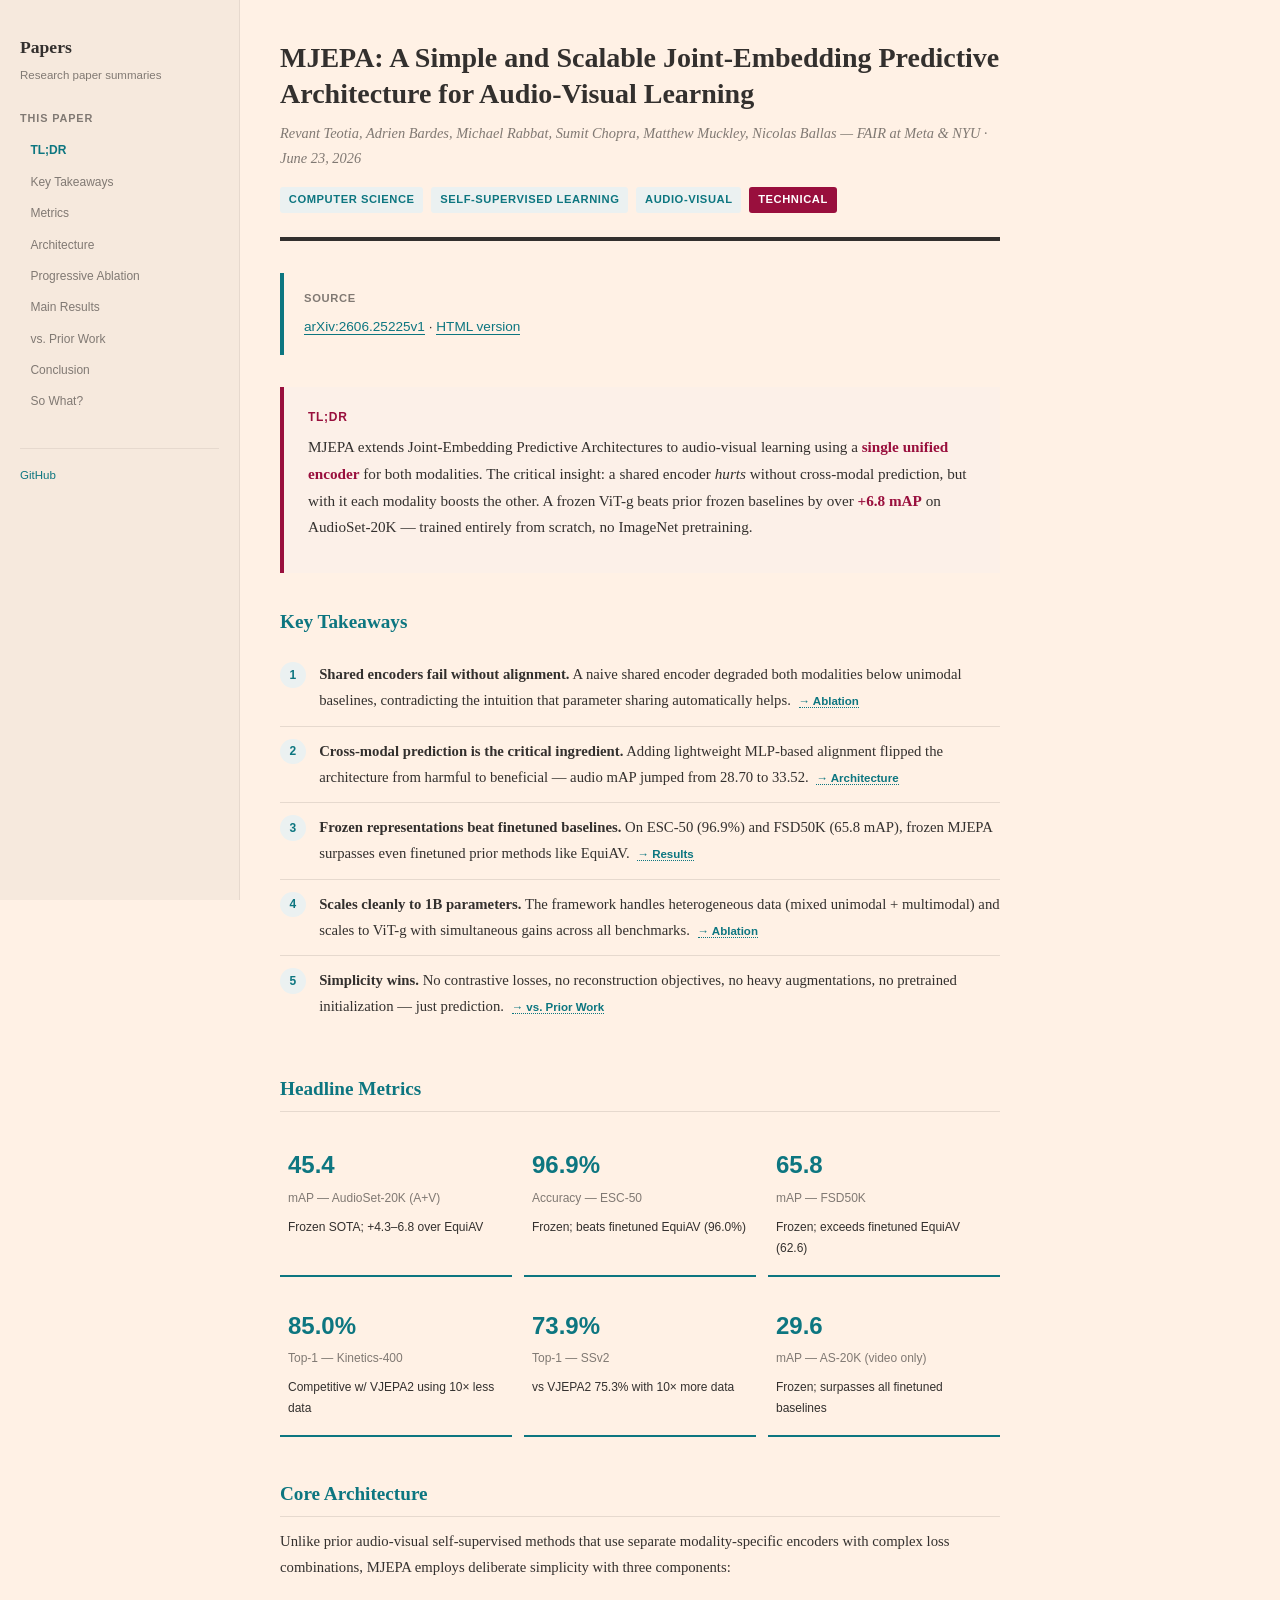
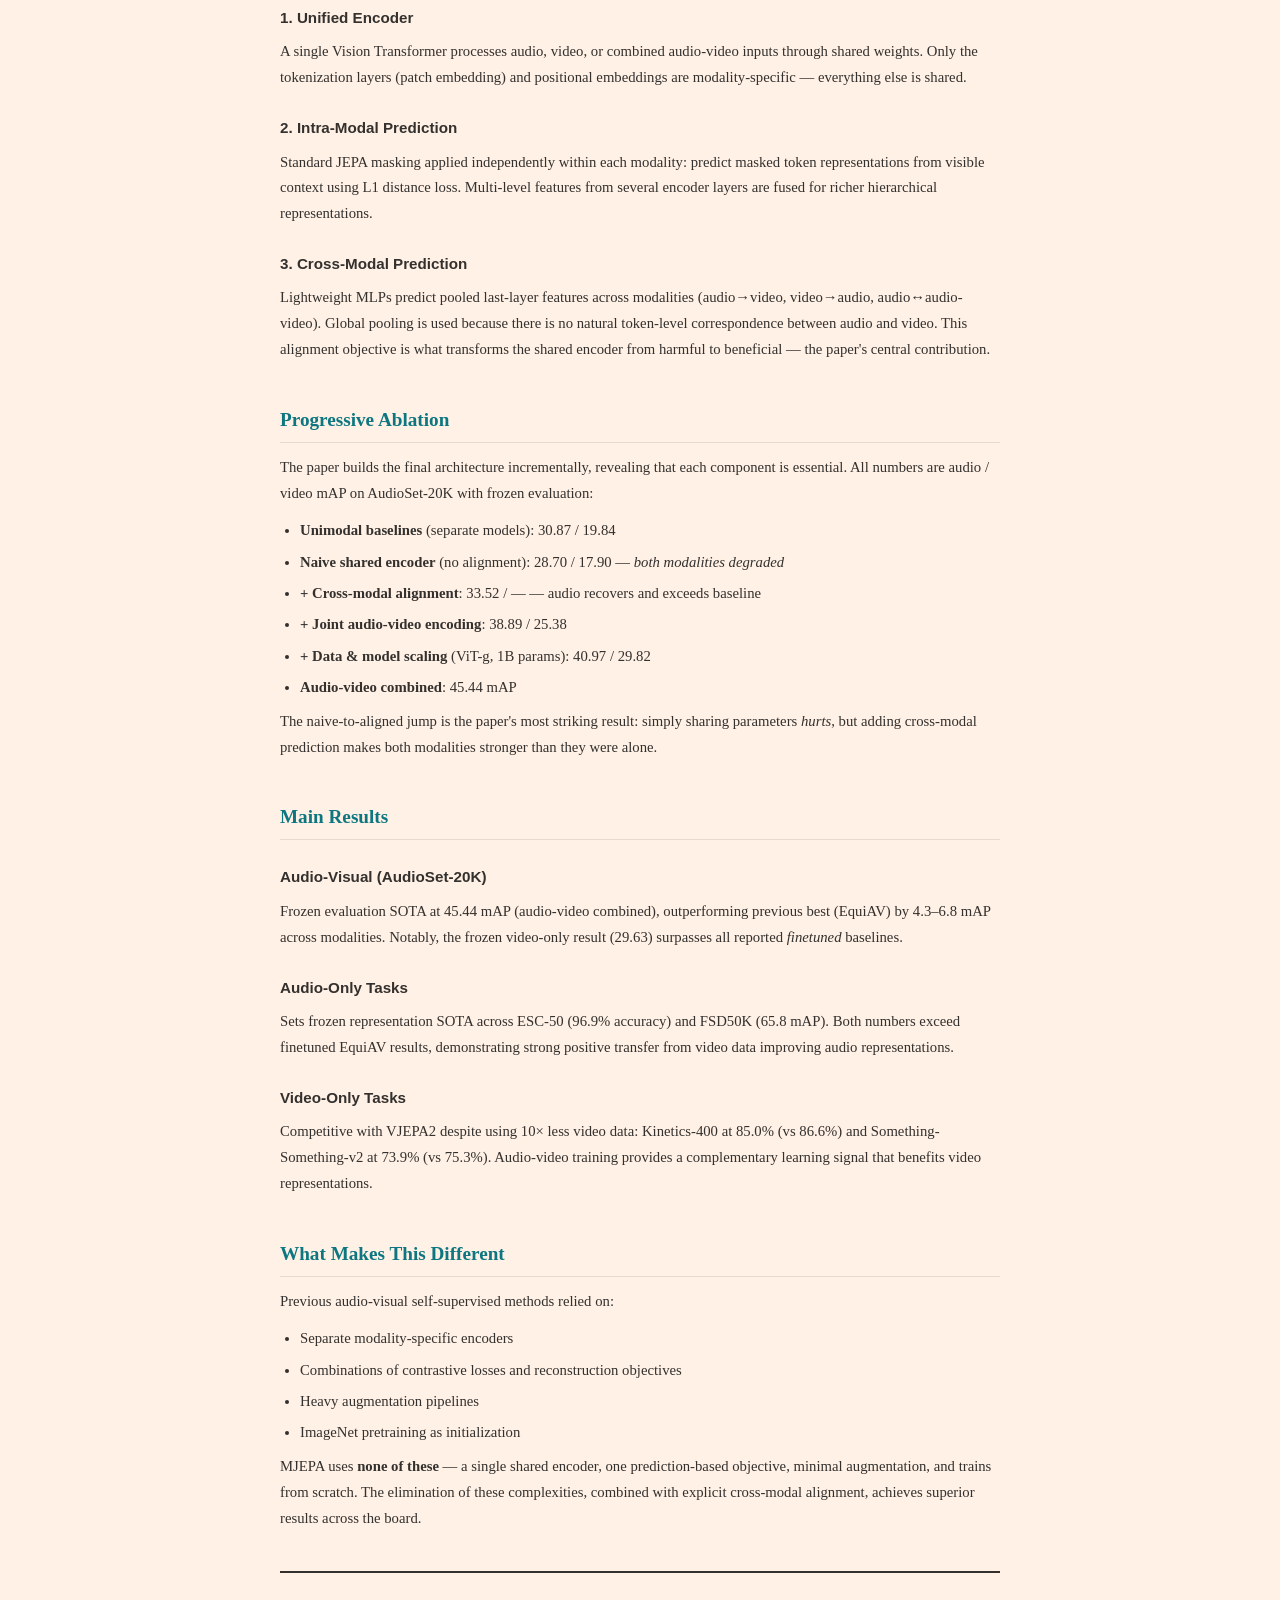
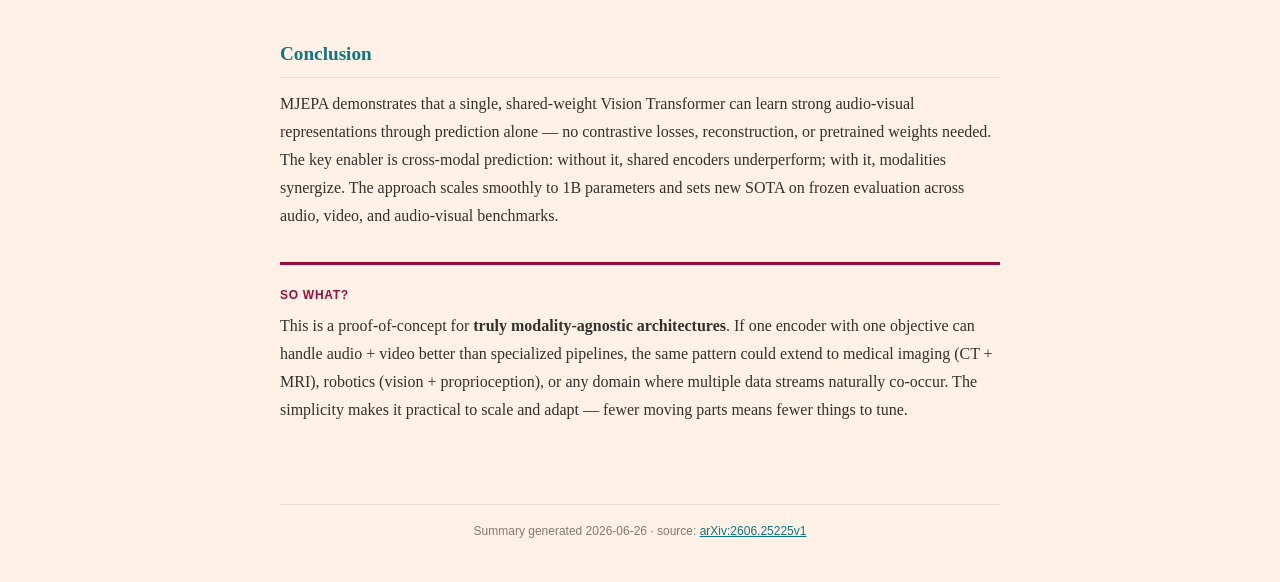
<file: mjepa-audio-visual-ssl.html>
<!DOCTYPE html>
<html lang="en">
<head>
  <meta charset="UTF-8">
  <meta name="viewport" content="width=device-width, initial-scale=1.0">
  <title>MJEPA — Paper Summary</title>
  <style>
    :root {
      --bg: #FFF1E5;
      --border: #E6D9CE;
      --text: #33302E;
      --text-muted: #807973;
      --heading: #0D7680;
      --accent: #990F3D;
      --link: #0D7680;
      --link-hover: #065459;
      --tag-bg: #EBF1F1;
      --tag-text: #0D7680;
      --highlight-bg: #FCF0E8;
      --sidebar-bg: #F6E9DD;
      --sidebar-active: #FFFFFF;
    }
    * { margin: 0; padding: 0; box-sizing: border-box; }
    html { scroll-behavior: smooth; scroll-padding-top: 4rem; }
    body {
      font-family: 'Georgia', 'Times New Roman', serif;
      background: var(--bg);
      color: var(--text);
      line-height: 1.75;
      font-size: 16px;
    }

    /* layout: sidebar + content */
    .page {
      display: grid;
      grid-template-columns: 240px 1fr;
      min-height: 100vh;
    }
    @media (max-width: 800px) {
      .page { grid-template-columns: 1fr; }
      .sidebar {
        position: static !important;
        height: auto !important;
        border-right: none !important;
        border-bottom: 1px solid var(--border);
        padding: 1.5rem !important;
      }
    }

    /* sidebar */
    .sidebar {
      background: var(--sidebar-bg);
      border-right: 1px solid var(--border);
      padding: 2rem 1.25rem;
      position: sticky;
      top: 0;
      height: 100vh;
      overflow-y: auto;
      font-family: -apple-system, BlinkMacSystemFont, 'Segoe UI', sans-serif;
    }
    .sidebar h1 {
      font-family: 'Georgia', serif;
      font-size: 1.1rem;
      font-weight: 700;
      color: var(--text);
      margin-bottom: 0.15rem;
    }
    .sidebar h1 a {
      color: var(--text);
      text-decoration: none;
    }
    .sidebar h1 a:hover { color: var(--heading); }
    .sidebar .subtitle {
      font-size: 0.72rem;
      color: var(--text-muted);
      margin-bottom: 1.5rem;
    }
    .sidebar h3 {
      font-size: 0.68rem;
      font-weight: 700;
      text-transform: uppercase;
      letter-spacing: 0.08em;
      color: var(--text-muted);
      margin: 1.5rem 0 0.5rem;
    }
    .sidebar h3:first-of-type { margin-top: 0; }
    .sidebar ul { list-style: none; padding: 0; }
    .sidebar li { margin-bottom: 0.15rem; }
    .sidebar .nav-link {
      display: block;
      font-size: 0.8rem;
      color: var(--text);
      text-decoration: none;
      padding: 0.35rem 0.65rem;
      border-radius: 5px;
      transition: background 0.15s, color 0.15s;
    }
    .sidebar .nav-link:hover {
      background: var(--sidebar-active);
      color: var(--heading);
    }
    .sidebar .nav-link.active {
      background: var(--sidebar-active);
      color: var(--heading);
      font-weight: 600;
    }
    .sidebar .toc-section { margin-top: 1.5rem; }
    .sidebar .toc-link {
      display: block;
      font-size: 0.75rem;
      color: var(--text-muted);
      text-decoration: none;
      padding: 0.25rem 0.65rem;
      border-radius: 5px;
      transition: color 0.15s;
    }
    .sidebar .toc-link:hover,
    .sidebar .toc-link.active {
      color: var(--heading);
      font-weight: 600;
    }
    .sidebar-footer {
      margin-top: 2rem;
      padding-top: 1rem;
      border-top: 1px solid var(--border);
      font-size: 0.72rem;
      color: var(--text-muted);
    }
    .sidebar-footer a { color: var(--link); text-decoration: none; }

    /* content */
    .content {
      padding: 2.5rem 2.5rem;
      max-width: 800px;
    }

    /* header */
    .paper-header {
      border-bottom: 4px solid var(--text);
      padding-bottom: 1.5rem;
      margin-bottom: 2rem;
    }
    .paper-header h1 {
      font-family: 'Georgia', serif;
      font-size: 1.75rem;
      font-weight: 700;
      color: var(--text);
      line-height: 1.3;
      margin-bottom: 0.5rem;
    }
    .paper-header .authors {
      font-size: 0.9rem;
      color: var(--text-muted);
      font-style: italic;
      margin-bottom: 1rem;
    }
    .paper-meta {
      display: flex;
      gap: 0.5rem;
      flex-wrap: wrap;
    }
    .paper-meta .tag {
      display: inline-block;
      font-family: -apple-system, BlinkMacSystemFont, 'Segoe UI', sans-serif;
      font-size: 0.7rem;
      font-weight: 600;
      text-transform: uppercase;
      letter-spacing: 0.05em;
      padding: 0.2rem 0.55rem;
      border-radius: 3px;
      background: var(--tag-bg);
      color: var(--tag-text);
    }
    .paper-meta .tag.difficulty {
      background: var(--accent);
      color: #fff;
    }

    /* source box */
    .source-box {
      border-left: 4px solid var(--heading);
      padding: 1rem 1.25rem;
      margin-bottom: 2rem;
      font-family: -apple-system, BlinkMacSystemFont, 'Segoe UI', sans-serif;
      font-size: 0.85rem;
    }
    .source-box .source-label {
      font-weight: 700;
      text-transform: uppercase;
      font-size: 0.7rem;
      letter-spacing: 0.06em;
      color: var(--text-muted);
      margin-bottom: 0.4rem;
    }
    .source-box a {
      color: var(--link);
      text-decoration: none;
      border-bottom: 1px solid var(--link);
    }
    .source-box a:hover { color: var(--link-hover); border-color: var(--link-hover); }

    /* tl;dr */
    .tldr {
      background: var(--highlight-bg);
      border-left: 4px solid var(--accent);
      padding: 1.25rem 1.5rem;
      margin-bottom: 2rem;
      font-size: 0.95rem;
    }
    .tldr strong { color: var(--accent); }
    .tldr-label {
      font-family: -apple-system, BlinkMacSystemFont, 'Segoe UI', sans-serif;
      font-weight: 700;
      font-size: 0.75rem;
      text-transform: uppercase;
      letter-spacing: 0.06em;
      color: var(--accent);
      margin-bottom: 0.4rem;
    }

    /* sections */
    h2 {
      font-family: 'Georgia', serif;
      font-size: 1.2rem;
      font-weight: 700;
      color: var(--heading);
      margin: 2.5rem 0 0.75rem;
      padding-bottom: 0.35rem;
      border-bottom: 1px solid var(--border);
    }
    h3 {
      font-family: -apple-system, BlinkMacSystemFont, 'Segoe UI', sans-serif;
      font-size: 0.95rem;
      font-weight: 700;
      color: var(--text);
      margin: 1.5rem 0 0.5rem;
    }
    p { margin-bottom: 0.75rem; }
    a { color: var(--link); }
    a:hover { color: var(--link-hover); }

    /* key takeaways */
    .takeaways {
      padding: 0;
      margin: 1rem 0 2rem;
      counter-reset: takeaway;
    }
    .takeaways h2 { margin-top: 0; border-bottom: none; padding-bottom: 0; }
    .takeaway {
      display: flex;
      gap: 0.85rem;
      padding: 0.75rem 0;
      border-bottom: 1px solid var(--border);
      font-size: 0.92rem;
    }
    .takeaway:last-child { border-bottom: none; }
    .takeaway::before {
      counter-increment: takeaway;
      content: counter(takeaway);
      display: flex;
      align-items: center;
      justify-content: center;
      min-width: 1.6rem;
      height: 1.6rem;
      border-radius: 50%;
      background: var(--tag-bg);
      color: var(--heading);
      font-family: -apple-system, BlinkMacSystemFont, 'Segoe UI', sans-serif;
      font-size: 0.75rem;
      font-weight: 700;
      flex-shrink: 0;
    }
    .takeaway a.ref {
      font-family: -apple-system, BlinkMacSystemFont, 'Segoe UI', sans-serif;
      font-size: 0.72rem;
      font-weight: 600;
      color: var(--link);
      text-decoration: none;
      border-bottom: 1px dotted var(--link);
      margin-left: 0.25rem;
      white-space: nowrap;
    }
    .takeaway a.ref:hover { border-bottom-style: solid; }

    /* metrics grid */
    .metrics-grid {
      display: grid;
      grid-template-columns: repeat(auto-fit, minmax(200px, 1fr));
      gap: 0.75rem;
      margin: 1rem 0 2rem;
    }
    .metric-card {
      border-bottom: 2px solid var(--heading);
      padding: 1rem 0.5rem;
    }
    .metric-card .value {
      font-family: -apple-system, BlinkMacSystemFont, 'Segoe UI', sans-serif;
      font-size: 1.5rem;
      font-weight: 700;
      color: var(--heading);
    }
    .metric-card .label {
      font-family: -apple-system, BlinkMacSystemFont, 'Segoe UI', sans-serif;
      font-size: 0.75rem;
      color: var(--text-muted);
      margin-top: 0.1rem;
    }
    .metric-card .detail {
      font-family: -apple-system, BlinkMacSystemFont, 'Segoe UI', sans-serif;
      font-size: 0.75rem;
      color: var(--text);
      margin-top: 0.5rem;
    }

    /* chapters */
    .chapter { margin: 0.5rem 0 2rem; font-size: 0.92rem; }

    /* so-what */
    .so-what {
      border-top: 3px solid var(--accent);
      padding: 1.25rem 0;
      margin: 2rem 0;
    }
    .so-what .so-what-label {
      font-family: -apple-system, BlinkMacSystemFont, 'Segoe UI', sans-serif;
      font-weight: 700;
      font-size: 0.75rem;
      text-transform: uppercase;
      letter-spacing: 0.06em;
      color: var(--accent);
      margin-bottom: 0.4rem;
    }

    /* conclusion */
    .conclusion {
      border-top: 2px solid var(--text);
      margin-top: 2.5rem;
      padding-top: 1.5rem;
    }

    /* lists */
    ul, ol { padding-left: 1.25rem; margin: 0.5rem 0; }
    li { margin-bottom: 0.35rem; font-size: 0.92rem; }

    /* footer */
    .paper-footer {
      margin-top: 3rem;
      padding-top: 1rem;
      border-top: 1px solid var(--border);
      font-family: -apple-system, BlinkMacSystemFont, 'Segoe UI', sans-serif;
      font-size: 0.75rem;
      color: var(--text-muted);
      text-align: center;
    }

    @media print {
      .sidebar { display: none; }
      .page { grid-template-columns: 1fr; }
    }
  </style>
</head>
<body>
  <div class="page">

    <!-- ====== persistent sidebar ====== -->
    <aside class="sidebar">
      <h1><a href="index.html">Papers</a></h1>
      <p class="subtitle">Research paper summaries</p>

      <div class="toc-section">
        <h3>This Paper</h3>
        <ul>
          <li><a class="toc-link" href="#tldr">TL;DR</a></li>
          <li><a class="toc-link" href="#takeaways">Key Takeaways</a></li>
          <li><a class="toc-link" href="#metrics">Metrics</a></li>
          <li><a class="toc-link" href="#ch-architecture">Architecture</a></li>
          <li><a class="toc-link" href="#ch-ablation">Progressive Ablation</a></li>
          <li><a class="toc-link" href="#ch-results">Main Results</a></li>
          <li><a class="toc-link" href="#ch-comparison">vs. Prior Work</a></li>
          <li><a class="toc-link" href="#conclusion">Conclusion</a></li>
          <li><a class="toc-link" href="#so-what">So What?</a></li>
        </ul>
      </div>

      <div class="sidebar-footer">
        <a href="https://github.com/ChristophePM/papers">GitHub</a>
      </div>
    </aside>

    <!-- ====== content ====== -->
    <div class="content">

      <div class="paper-header">
        <h1>MJEPA: A Simple and Scalable Joint-Embedding Predictive Architecture for Audio-Visual Learning</h1>
        <p class="authors">Revant Teotia, Adrien Bardes, Michael Rabbat, Sumit Chopra, Matthew Muckley, Nicolas Ballas &mdash; FAIR at Meta &amp; NYU &middot; June 23, 2026</p>
        <div class="paper-meta">
          <span class="tag">Computer Science</span>
          <span class="tag">Self-Supervised Learning</span>
          <span class="tag">Audio-Visual</span>
          <span class="tag difficulty">Technical</span>
        </div>
      </div>

      <div class="source-box">
        <div class="source-label">Source</div>
        <a href="https://arxiv.org/abs/2606.25225v1">arXiv:2606.25225v1</a> &middot;
        <a href="https://arxiv.org/html/2606.25225v1">HTML version</a>
      </div>

      <div class="tldr" id="tldr">
        <div class="tldr-label">TL;DR</div>
        <p>MJEPA extends Joint-Embedding Predictive Architectures to audio-visual learning using a <strong>single unified encoder</strong> for both modalities. The critical insight: a shared encoder <em>hurts</em> without cross-modal prediction, but with it each modality boosts the other. A frozen ViT-g beats prior frozen baselines by over <strong>+6.8 mAP</strong> on AudioSet-20K &mdash; trained entirely from scratch, no ImageNet pretraining.</p>
      </div>

      <div class="takeaways" id="takeaways">
        <h2 style="margin-top:0;border:none;padding:0;">Key Takeaways</h2>
        <div class="takeaway">
          <div><strong>Shared encoders fail without alignment.</strong> A naive shared encoder degraded both modalities below unimodal baselines, contradicting the intuition that parameter sharing automatically helps. <a class="ref" href="#ch-ablation">&rarr; Ablation</a></div>
        </div>
        <div class="takeaway">
          <div><strong>Cross-modal prediction is the critical ingredient.</strong> Adding lightweight MLP-based alignment flipped the architecture from harmful to beneficial &mdash; audio mAP jumped from 28.70 to 33.52. <a class="ref" href="#ch-architecture">&rarr; Architecture</a></div>
        </div>
        <div class="takeaway">
          <div><strong>Frozen representations beat finetuned baselines.</strong> On ESC-50 (96.9%) and FSD50K (65.8 mAP), frozen MJEPA surpasses even finetuned prior methods like EquiAV. <a class="ref" href="#ch-results">&rarr; Results</a></div>
        </div>
        <div class="takeaway">
          <div><strong>Scales cleanly to 1B parameters.</strong> The framework handles heterogeneous data (mixed unimodal + multimodal) and scales to ViT-g with simultaneous gains across all benchmarks. <a class="ref" href="#ch-ablation">&rarr; Ablation</a></div>
        </div>
        <div class="takeaway">
          <div><strong>Simplicity wins.</strong> No contrastive losses, no reconstruction objectives, no heavy augmentations, no pretrained initialization &mdash; just prediction. <a class="ref" href="#ch-comparison">&rarr; vs. Prior Work</a></div>
        </div>
      </div>

      <div id="metrics">
        <h2>Headline Metrics</h2>
        <div class="metrics-grid">
          <div class="metric-card">
            <div class="value">45.4</div>
            <div class="label">mAP &mdash; AudioSet-20K (A+V)</div>
            <div class="detail">Frozen SOTA; +4.3&ndash;6.8 over EquiAV</div>
          </div>
          <div class="metric-card">
            <div class="value">96.9%</div>
            <div class="label">Accuracy &mdash; ESC-50</div>
            <div class="detail">Frozen; beats finetuned EquiAV (96.0%)</div>
          </div>
          <div class="metric-card">
            <div class="value">65.8</div>
            <div class="label">mAP &mdash; FSD50K</div>
            <div class="detail">Frozen; exceeds finetuned EquiAV (62.6)</div>
          </div>
          <div class="metric-card">
            <div class="value">85.0%</div>
            <div class="label">Top-1 &mdash; Kinetics-400</div>
            <div class="detail">Competitive w/ VJEPA2 using 10&times; less data</div>
          </div>
          <div class="metric-card">
            <div class="value">73.9%</div>
            <div class="label">Top-1 &mdash; SSv2</div>
            <div class="detail">vs VJEPA2 75.3% with 10&times; more data</div>
          </div>
          <div class="metric-card">
            <div class="value">29.6</div>
            <div class="label">mAP &mdash; AS-20K (video only)</div>
            <div class="detail">Frozen; surpasses all finetuned baselines</div>
          </div>
        </div>
      </div>

      <div class="chapter" id="ch-architecture">
        <h2>Core Architecture</h2>
        <p>Unlike prior audio-visual self-supervised methods that use separate modality-specific encoders with complex loss combinations, MJEPA employs deliberate simplicity with three components:</p>
        <h3>1. Unified Encoder</h3>
        <p>A single Vision Transformer processes audio, video, or combined audio-video inputs through shared weights. Only the tokenization layers (patch embedding) and positional embeddings are modality-specific &mdash; everything else is shared.</p>
        <h3>2. Intra-Modal Prediction</h3>
        <p>Standard JEPA masking applied independently within each modality: predict masked token representations from visible context using L1 distance loss. Multi-level features from several encoder layers are fused for richer hierarchical representations.</p>
        <h3>3. Cross-Modal Prediction</h3>
        <p>Lightweight MLPs predict pooled last-layer features across modalities (audio&rarr;video, video&rarr;audio, audio&harr;audio-video). Global pooling is used because there is no natural token-level correspondence between audio and video. This alignment objective is what transforms the shared encoder from harmful to beneficial &mdash; the paper's central contribution.</p>
      </div>

      <div class="chapter" id="ch-ablation">
        <h2>Progressive Ablation</h2>
        <p>The paper builds the final architecture incrementally, revealing that each component is essential. All numbers are audio / video mAP on AudioSet-20K with frozen evaluation:</p>
        <ul>
          <li><strong>Unimodal baselines</strong> (separate models): 30.87 / 19.84</li>
          <li><strong>Naive shared encoder</strong> (no alignment): 28.70 / 17.90 &mdash; <em>both modalities degraded</em></li>
          <li><strong>+ Cross-modal alignment</strong>: 33.52 / &mdash; &mdash; audio recovers and exceeds baseline</li>
          <li><strong>+ Joint audio-video encoding</strong>: 38.89 / 25.38</li>
          <li><strong>+ Data &amp; model scaling</strong> (ViT-g, 1B params): 40.97 / 29.82</li>
          <li><strong>Audio-video combined</strong>: 45.44 mAP</li>
        </ul>
        <p>The naive-to-aligned jump is the paper's most striking result: simply sharing parameters <em>hurts</em>, but adding cross-modal prediction makes both modalities stronger than they were alone.</p>
      </div>

      <div class="chapter" id="ch-results">
        <h2>Main Results</h2>
        <h3>Audio-Visual (AudioSet-20K)</h3>
        <p>Frozen evaluation SOTA at 45.44 mAP (audio-video combined), outperforming previous best (EquiAV) by 4.3&ndash;6.8 mAP across modalities. Notably, the frozen video-only result (29.63) surpasses all reported <em>finetuned</em> baselines.</p>
        <h3>Audio-Only Tasks</h3>
        <p>Sets frozen representation SOTA across ESC-50 (96.9% accuracy) and FSD50K (65.8 mAP). Both numbers exceed finetuned EquiAV results, demonstrating strong positive transfer from video data improving audio representations.</p>
        <h3>Video-Only Tasks</h3>
        <p>Competitive with VJEPA2 despite using 10&times; less video data: Kinetics-400 at 85.0% (vs 86.6%) and Something-Something-v2 at 73.9% (vs 75.3%). Audio-video training provides a complementary learning signal that benefits video representations.</p>
      </div>

      <div class="chapter" id="ch-comparison">
        <h2>What Makes This Different</h2>
        <p>Previous audio-visual self-supervised methods relied on:</p>
        <ul>
          <li>Separate modality-specific encoders</li>
          <li>Combinations of contrastive losses and reconstruction objectives</li>
          <li>Heavy augmentation pipelines</li>
          <li>ImageNet pretraining as initialization</li>
        </ul>
        <p>MJEPA uses <strong>none of these</strong> &mdash; a single shared encoder, one prediction-based objective, minimal augmentation, and trains from scratch. The elimination of these complexities, combined with explicit cross-modal alignment, achieves superior results across the board.</p>
      </div>

      <div class="conclusion" id="conclusion">
        <h2>Conclusion</h2>
        <p>MJEPA demonstrates that a single, shared-weight Vision Transformer can learn strong audio-visual representations through prediction alone &mdash; no contrastive losses, reconstruction, or pretrained weights needed. The key enabler is cross-modal prediction: without it, shared encoders underperform; with it, modalities synergize. The approach scales smoothly to 1B parameters and sets new SOTA on frozen evaluation across audio, video, and audio-visual benchmarks.</p>
      </div>

      <div class="so-what" id="so-what">
        <div class="so-what-label">So What?</div>
        <p>This is a proof-of-concept for <strong>truly modality-agnostic architectures</strong>. If one encoder with one objective can handle audio + video better than specialized pipelines, the same pattern could extend to medical imaging (CT + MRI), robotics (vision + proprioception), or any domain where multiple data streams naturally co-occur. The simplicity makes it practical to scale and adapt &mdash; fewer moving parts means fewer things to tune.</p>
      </div>

      <div class="paper-footer">
        Summary generated 2026-06-26 &middot; source: <a href="https://arxiv.org/abs/2606.25225v1">arXiv:2606.25225v1</a>
      </div>

    </div>
  </div>

  <script>
    (function () {
      var links = document.querySelectorAll('.toc-link');
      if (!links.length) return;
      var sections = Array.from(links).map(function(a) {
        var id = a.getAttribute('href');
        return id ? document.querySelector(id) : null;
      }).filter(Boolean);
      function update() {
        var current = sections[0];
        for (var i = 0; i < sections.length; i++) {
          if (sections[i].getBoundingClientRect().top <= 80) current = sections[i];
        }
        links.forEach(function(a) {
          var id = a.getAttribute('href').replace('#', '');
          a.classList.toggle('active', id === (current && current.id));
        });
      }
      window.addEventListener('scroll', update, { passive: true });
      update();
    })();
  </script>
</body>
</html>
</file>
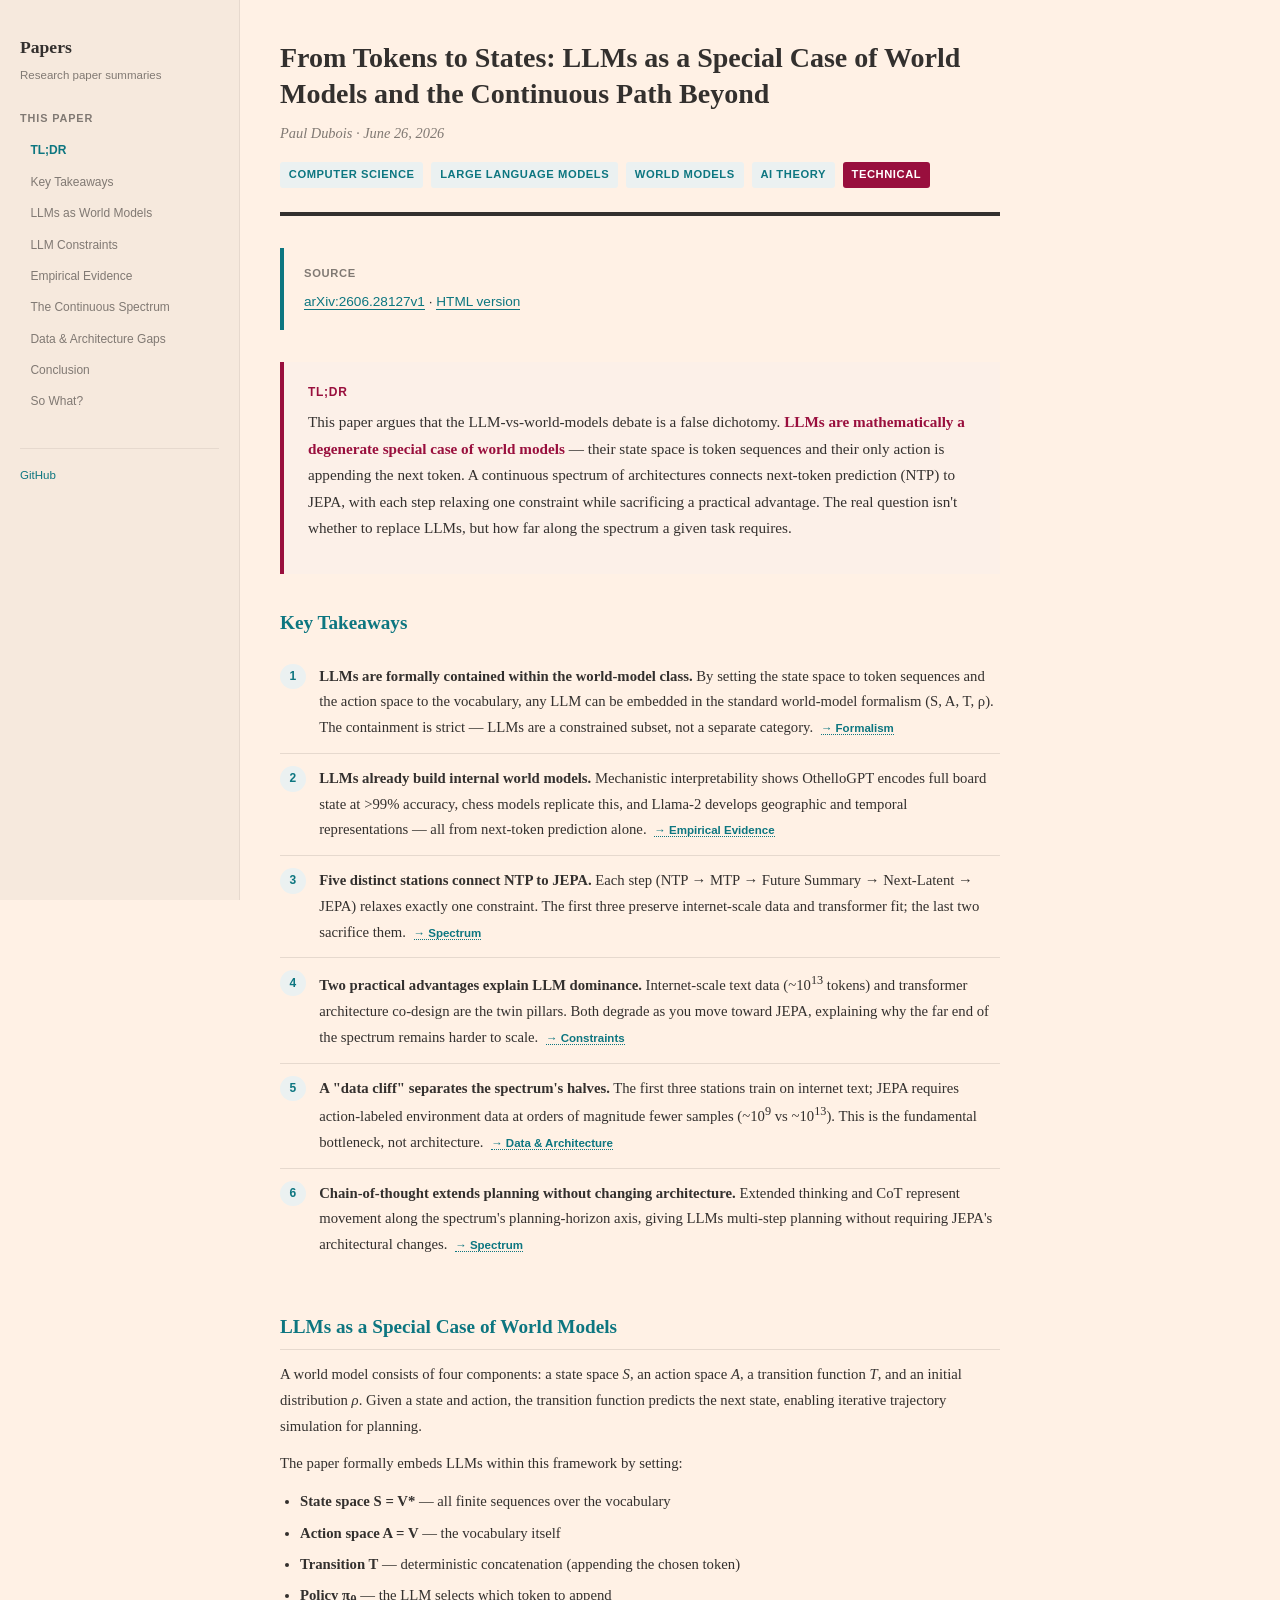
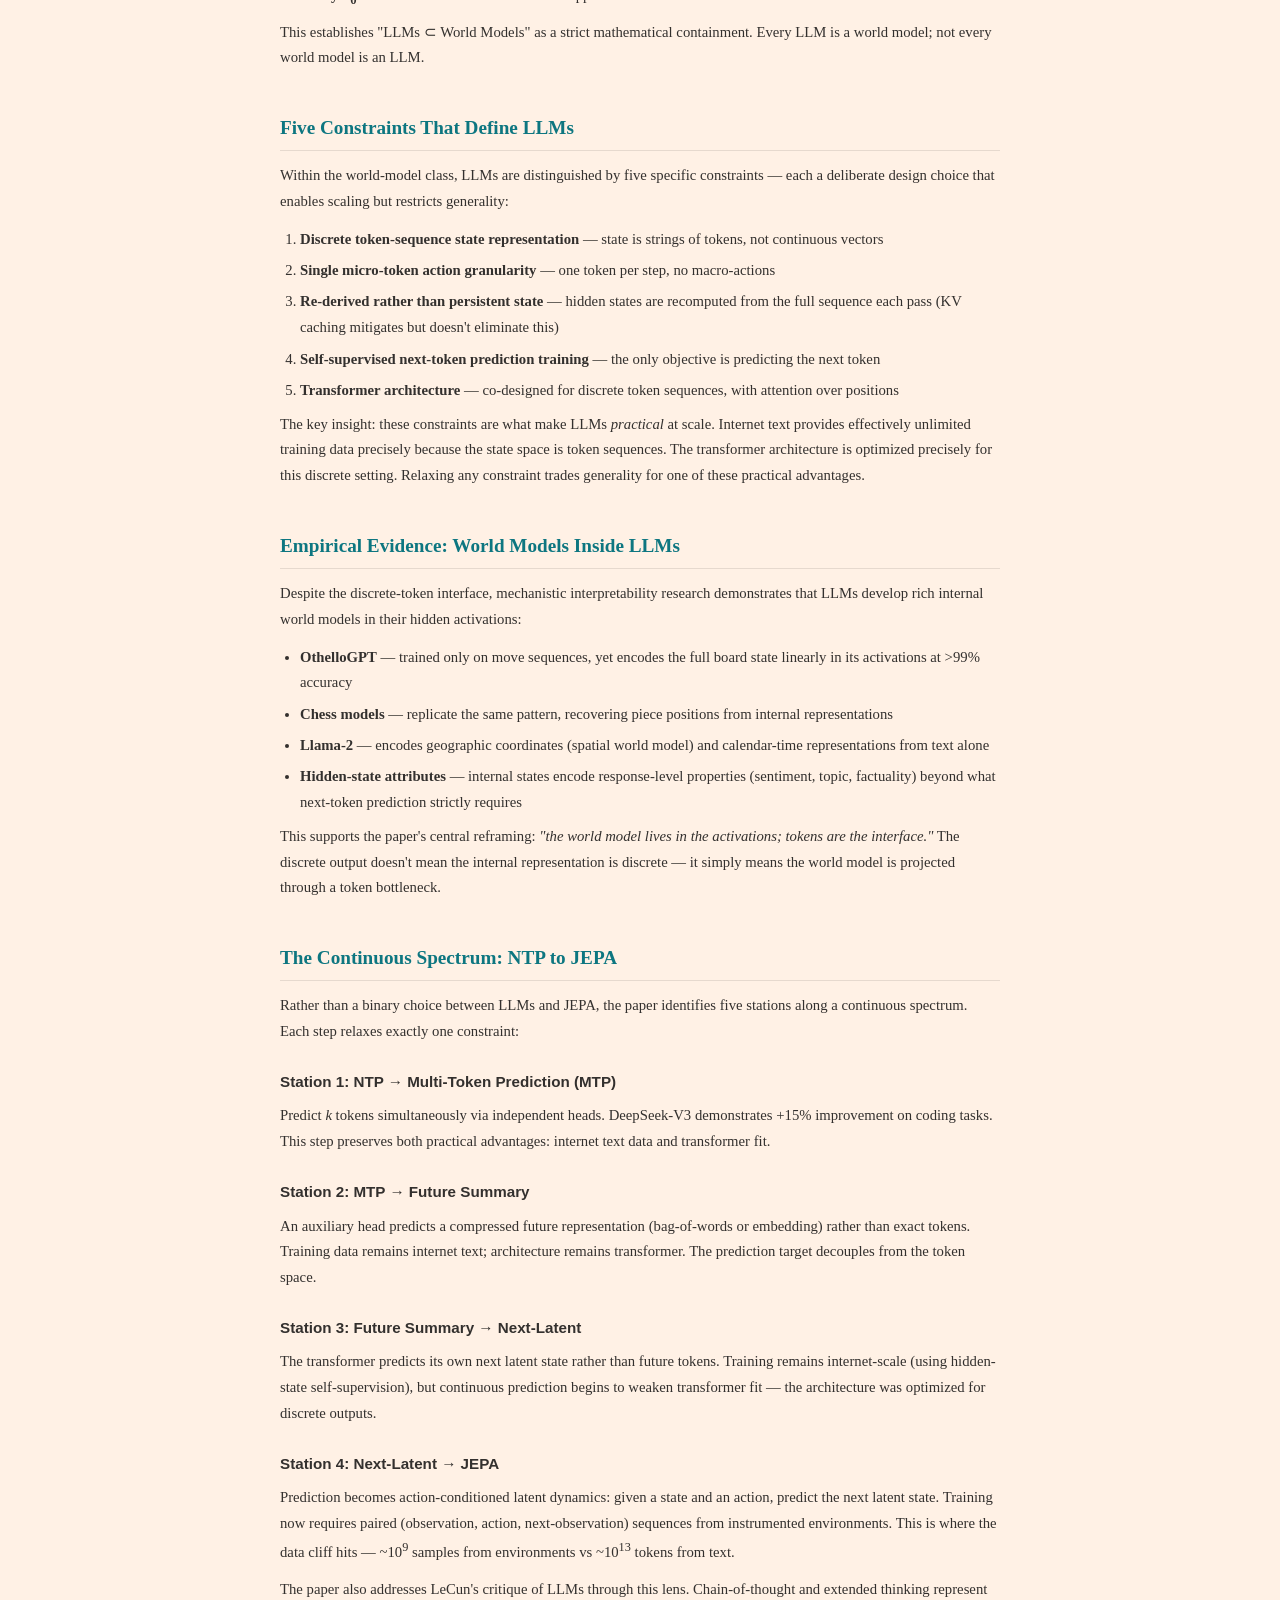
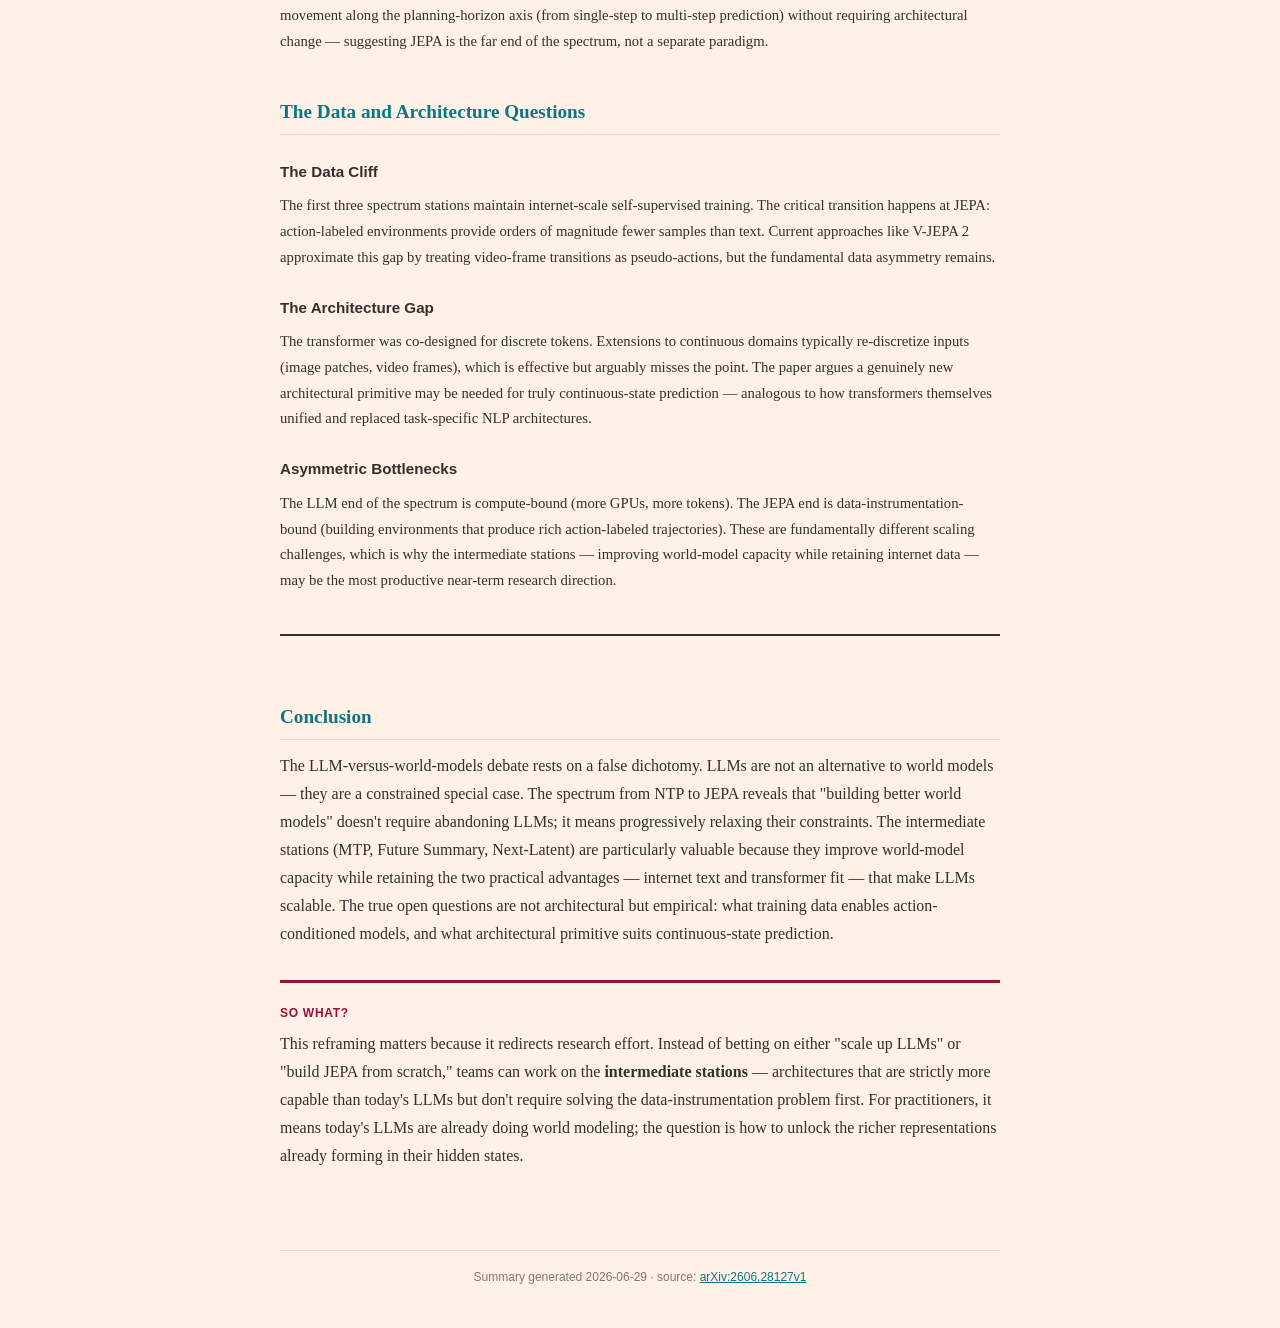
<file: tokens-to-states-llms-world-models.html>
<!DOCTYPE html>
<html lang="en">
<head>
  <meta charset="UTF-8">
  <meta name="viewport" content="width=device-width, initial-scale=1.0">
  <title>From Tokens to States — Paper Summary</title>
  <style>
    :root {
      --bg: #FFF1E5;
      --border: #E6D9CE;
      --text: #33302E;
      --text-muted: #807973;
      --heading: #0D7680;
      --accent: #990F3D;
      --link: #0D7680;
      --link-hover: #065459;
      --tag-bg: #EBF1F1;
      --tag-text: #0D7680;
      --highlight-bg: #FCF0E8;
      --sidebar-bg: #F6E9DD;
      --sidebar-active: #FFFFFF;
    }
    * { margin: 0; padding: 0; box-sizing: border-box; }
    html { scroll-behavior: smooth; scroll-padding-top: 4rem; }
    body {
      font-family: 'Georgia', 'Times New Roman', serif;
      background: var(--bg);
      color: var(--text);
      line-height: 1.75;
      font-size: 16px;
    }

    /* layout: sidebar + content */
    .page {
      display: grid;
      grid-template-columns: 240px 1fr;
      min-height: 100vh;
    }
    @media (max-width: 800px) {
      .page { grid-template-columns: 1fr; }
      .sidebar {
        position: static !important;
        height: auto !important;
        border-right: none !important;
        border-bottom: 1px solid var(--border);
        padding: 1.5rem !important;
      }
    }

    /* sidebar */
    .sidebar {
      background: var(--sidebar-bg);
      border-right: 1px solid var(--border);
      padding: 2rem 1.25rem;
      position: sticky;
      top: 0;
      height: 100vh;
      overflow-y: auto;
      font-family: -apple-system, BlinkMacSystemFont, 'Segoe UI', sans-serif;
    }
    .sidebar h1 {
      font-family: 'Georgia', serif;
      font-size: 1.1rem;
      font-weight: 700;
      color: var(--text);
      margin-bottom: 0.15rem;
    }
    .sidebar h1 a {
      color: var(--text);
      text-decoration: none;
    }
    .sidebar h1 a:hover { color: var(--heading); }
    .sidebar .subtitle {
      font-size: 0.72rem;
      color: var(--text-muted);
      margin-bottom: 1.5rem;
    }
    .sidebar h3 {
      font-size: 0.68rem;
      font-weight: 700;
      text-transform: uppercase;
      letter-spacing: 0.08em;
      color: var(--text-muted);
      margin: 1.5rem 0 0.5rem;
    }
    .sidebar h3:first-of-type { margin-top: 0; }
    .sidebar ul { list-style: none; padding: 0; }
    .sidebar li { margin-bottom: 0.15rem; }
    .sidebar .nav-link {
      display: block;
      font-size: 0.8rem;
      color: var(--text);
      text-decoration: none;
      padding: 0.35rem 0.65rem;
      border-radius: 5px;
      transition: background 0.15s, color 0.15s;
    }
    .sidebar .nav-link:hover {
      background: var(--sidebar-active);
      color: var(--heading);
    }
    .sidebar .nav-link.active {
      background: var(--sidebar-active);
      color: var(--heading);
      font-weight: 600;
    }
    .sidebar .toc-section { margin-top: 1.5rem; }
    .sidebar .toc-link {
      display: block;
      font-size: 0.75rem;
      color: var(--text-muted);
      text-decoration: none;
      padding: 0.25rem 0.65rem;
      border-radius: 5px;
      transition: color 0.15s;
    }
    .sidebar .toc-link:hover,
    .sidebar .toc-link.active {
      color: var(--heading);
      font-weight: 600;
    }
    .sidebar-footer {
      margin-top: 2rem;
      padding-top: 1rem;
      border-top: 1px solid var(--border);
      font-size: 0.72rem;
      color: var(--text-muted);
    }
    .sidebar-footer a { color: var(--link); text-decoration: none; }

    /* content */
    .content {
      padding: 2.5rem 2.5rem;
      max-width: 800px;
    }

    /* header */
    .paper-header {
      border-bottom: 4px solid var(--text);
      padding-bottom: 1.5rem;
      margin-bottom: 2rem;
    }
    .paper-header h1 {
      font-family: 'Georgia', serif;
      font-size: 1.75rem;
      font-weight: 700;
      color: var(--text);
      line-height: 1.3;
      margin-bottom: 0.5rem;
    }
    .paper-header .authors {
      font-size: 0.9rem;
      color: var(--text-muted);
      font-style: italic;
      margin-bottom: 1rem;
    }
    .paper-meta {
      display: flex;
      gap: 0.5rem;
      flex-wrap: wrap;
    }
    .paper-meta .tag {
      display: inline-block;
      font-family: -apple-system, BlinkMacSystemFont, 'Segoe UI', sans-serif;
      font-size: 0.7rem;
      font-weight: 600;
      text-transform: uppercase;
      letter-spacing: 0.05em;
      padding: 0.2rem 0.55rem;
      border-radius: 3px;
      background: var(--tag-bg);
      color: var(--tag-text);
    }
    .paper-meta .tag.difficulty {
      background: var(--accent);
      color: #fff;
    }

    /* source box */
    .source-box {
      border-left: 4px solid var(--heading);
      padding: 1rem 1.25rem;
      margin-bottom: 2rem;
      font-family: -apple-system, BlinkMacSystemFont, 'Segoe UI', sans-serif;
      font-size: 0.85rem;
    }
    .source-box .source-label {
      font-weight: 700;
      text-transform: uppercase;
      font-size: 0.7rem;
      letter-spacing: 0.06em;
      color: var(--text-muted);
      margin-bottom: 0.4rem;
    }
    .source-box a {
      color: var(--link);
      text-decoration: none;
      border-bottom: 1px solid var(--link);
    }
    .source-box a:hover { color: var(--link-hover); border-color: var(--link-hover); }

    /* tl;dr */
    .tldr {
      background: var(--highlight-bg);
      border-left: 4px solid var(--accent);
      padding: 1.25rem 1.5rem;
      margin-bottom: 2rem;
      font-size: 0.95rem;
    }
    .tldr strong { color: var(--accent); }
    .tldr-label {
      font-family: -apple-system, BlinkMacSystemFont, 'Segoe UI', sans-serif;
      font-weight: 700;
      font-size: 0.75rem;
      text-transform: uppercase;
      letter-spacing: 0.06em;
      color: var(--accent);
      margin-bottom: 0.4rem;
    }

    /* sections */
    h2 {
      font-family: 'Georgia', serif;
      font-size: 1.2rem;
      font-weight: 700;
      color: var(--heading);
      margin: 2.5rem 0 0.75rem;
      padding-bottom: 0.35rem;
      border-bottom: 1px solid var(--border);
    }
    h3 {
      font-family: -apple-system, BlinkMacSystemFont, 'Segoe UI', sans-serif;
      font-size: 0.95rem;
      font-weight: 700;
      color: var(--text);
      margin: 1.5rem 0 0.5rem;
    }
    p { margin-bottom: 0.75rem; }
    a { color: var(--link); }
    a:hover { color: var(--link-hover); }

    /* key takeaways */
    .takeaways {
      padding: 0;
      margin: 1rem 0 2rem;
      counter-reset: takeaway;
    }
    .takeaways h2 { margin-top: 0; border-bottom: none; padding-bottom: 0; }
    .takeaway {
      display: flex;
      gap: 0.85rem;
      padding: 0.75rem 0;
      border-bottom: 1px solid var(--border);
      font-size: 0.92rem;
    }
    .takeaway:last-child { border-bottom: none; }
    .takeaway::before {
      counter-increment: takeaway;
      content: counter(takeaway);
      display: flex;
      align-items: center;
      justify-content: center;
      min-width: 1.6rem;
      height: 1.6rem;
      border-radius: 50%;
      background: var(--tag-bg);
      color: var(--heading);
      font-family: -apple-system, BlinkMacSystemFont, 'Segoe UI', sans-serif;
      font-size: 0.75rem;
      font-weight: 700;
      flex-shrink: 0;
    }
    .takeaway a.ref {
      font-family: -apple-system, BlinkMacSystemFont, 'Segoe UI', sans-serif;
      font-size: 0.72rem;
      font-weight: 600;
      color: var(--link);
      text-decoration: none;
      border-bottom: 1px dotted var(--link);
      margin-left: 0.25rem;
      white-space: nowrap;
    }
    .takeaway a.ref:hover { border-bottom-style: solid; }

    /* metrics grid */
    .metrics-grid {
      display: grid;
      grid-template-columns: repeat(auto-fit, minmax(200px, 1fr));
      gap: 0.75rem;
      margin: 1rem 0 2rem;
    }
    .metric-card {
      border-bottom: 2px solid var(--heading);
      padding: 1rem 0.5rem;
    }
    .metric-card .value {
      font-family: -apple-system, BlinkMacSystemFont, 'Segoe UI', sans-serif;
      font-size: 1.5rem;
      font-weight: 700;
      color: var(--heading);
    }
    .metric-card .label {
      font-family: -apple-system, BlinkMacSystemFont, 'Segoe UI', sans-serif;
      font-size: 0.75rem;
      color: var(--text-muted);
      margin-top: 0.1rem;
    }
    .metric-card .detail {
      font-family: -apple-system, BlinkMacSystemFont, 'Segoe UI', sans-serif;
      font-size: 0.75rem;
      color: var(--text);
      margin-top: 0.5rem;
    }

    /* chapters */
    .chapter { margin: 0.5rem 0 2rem; font-size: 0.92rem; }

    /* so-what */
    .so-what {
      border-top: 3px solid var(--accent);
      padding: 1.25rem 0;
      margin: 2rem 0;
    }
    .so-what .so-what-label {
      font-family: -apple-system, BlinkMacSystemFont, 'Segoe UI', sans-serif;
      font-weight: 700;
      font-size: 0.75rem;
      text-transform: uppercase;
      letter-spacing: 0.06em;
      color: var(--accent);
      margin-bottom: 0.4rem;
    }

    /* conclusion */
    .conclusion {
      border-top: 2px solid var(--text);
      margin-top: 2.5rem;
      padding-top: 1.5rem;
    }

    /* lists */
    ul, ol { padding-left: 1.25rem; margin: 0.5rem 0; }
    li { margin-bottom: 0.35rem; font-size: 0.92rem; }

    /* footer */
    .paper-footer {
      margin-top: 3rem;
      padding-top: 1rem;
      border-top: 1px solid var(--border);
      font-family: -apple-system, BlinkMacSystemFont, 'Segoe UI', sans-serif;
      font-size: 0.75rem;
      color: var(--text-muted);
      text-align: center;
    }

    @media print {
      .sidebar { display: none; }
      .page { grid-template-columns: 1fr; }
    }
  </style>
</head>
<body>
  <div class="page">

    <!-- ====== persistent sidebar ====== -->
    <aside class="sidebar">
      <h1><a href="index.html">Papers</a></h1>
      <p class="subtitle">Research paper summaries</p>

      <div class="toc-section">
        <h3>This Paper</h3>
        <ul>
          <li><a class="toc-link" href="#tldr">TL;DR</a></li>
          <li><a class="toc-link" href="#takeaways">Key Takeaways</a></li>
          <li><a class="toc-link" href="#ch-formalism">LLMs as World Models</a></li>
          <li><a class="toc-link" href="#ch-constraints">LLM Constraints</a></li>
          <li><a class="toc-link" href="#ch-empirical">Empirical Evidence</a></li>
          <li><a class="toc-link" href="#ch-spectrum">The Continuous Spectrum</a></li>
          <li><a class="toc-link" href="#ch-data-arch">Data &amp; Architecture Gaps</a></li>
          <li><a class="toc-link" href="#conclusion">Conclusion</a></li>
          <li><a class="toc-link" href="#so-what">So What?</a></li>
        </ul>
      </div>

      <div class="sidebar-footer">
        <a href="https://github.com/ChristophePM/papers">GitHub</a>
      </div>
    </aside>

    <!-- ====== content ====== -->
    <div class="content">

      <div class="paper-header">
        <h1>From Tokens to States: LLMs as a Special Case of World Models and the Continuous Path Beyond</h1>
        <p class="authors">Paul Dubois &middot; June 26, 2026</p>
        <div class="paper-meta">
          <span class="tag">Computer Science</span>
          <span class="tag">Large Language Models</span>
          <span class="tag">World Models</span>
          <span class="tag">AI Theory</span>
          <span class="tag difficulty">Technical</span>
        </div>
      </div>

      <div class="source-box">
        <div class="source-label">Source</div>
        <a href="https://arxiv.org/abs/2606.28127v1">arXiv:2606.28127v1</a> &middot;
        <a href="https://arxiv.org/html/2606.28127v1">HTML version</a>
      </div>

      <div class="tldr" id="tldr">
        <div class="tldr-label">TL;DR</div>
        <p>This paper argues that the LLM-vs-world-models debate is a false dichotomy. <strong>LLMs are mathematically a degenerate special case of world models</strong> &mdash; their state space is token sequences and their only action is appending the next token. A continuous spectrum of architectures connects next-token prediction (NTP) to JEPA, with each step relaxing one constraint while sacrificing a practical advantage. The real question isn't whether to replace LLMs, but how far along the spectrum a given task requires.</p>
      </div>

      <div class="takeaways" id="takeaways">
        <h2 style="margin-top:0;border:none;padding:0;">Key Takeaways</h2>
        <div class="takeaway">
          <div><strong>LLMs are formally contained within the world-model class.</strong> By setting the state space to token sequences and the action space to the vocabulary, any LLM can be embedded in the standard world-model formalism (S, A, T, &rho;). The containment is strict &mdash; LLMs are a constrained subset, not a separate category. <a class="ref" href="#ch-formalism">&rarr; Formalism</a></div>
        </div>
        <div class="takeaway">
          <div><strong>LLMs already build internal world models.</strong> Mechanistic interpretability shows OthelloGPT encodes full board state at &gt;99% accuracy, chess models replicate this, and Llama-2 develops geographic and temporal representations &mdash; all from next-token prediction alone. <a class="ref" href="#ch-empirical">&rarr; Empirical Evidence</a></div>
        </div>
        <div class="takeaway">
          <div><strong>Five distinct stations connect NTP to JEPA.</strong> Each step (NTP &rarr; MTP &rarr; Future Summary &rarr; Next-Latent &rarr; JEPA) relaxes exactly one constraint. The first three preserve internet-scale data and transformer fit; the last two sacrifice them. <a class="ref" href="#ch-spectrum">&rarr; Spectrum</a></div>
        </div>
        <div class="takeaway">
          <div><strong>Two practical advantages explain LLM dominance.</strong> Internet-scale text data (~10<sup>13</sup> tokens) and transformer architecture co-design are the twin pillars. Both degrade as you move toward JEPA, explaining why the far end of the spectrum remains harder to scale. <a class="ref" href="#ch-constraints">&rarr; Constraints</a></div>
        </div>
        <div class="takeaway">
          <div><strong>A "data cliff" separates the spectrum's halves.</strong> The first three stations train on internet text; JEPA requires action-labeled environment data at orders of magnitude fewer samples (~10<sup>9</sup> vs ~10<sup>13</sup>). This is the fundamental bottleneck, not architecture. <a class="ref" href="#ch-data-arch">&rarr; Data &amp; Architecture</a></div>
        </div>
        <div class="takeaway">
          <div><strong>Chain-of-thought extends planning without changing architecture.</strong> Extended thinking and CoT represent movement along the spectrum's planning-horizon axis, giving LLMs multi-step planning without requiring JEPA's architectural changes. <a class="ref" href="#ch-spectrum">&rarr; Spectrum</a></div>
        </div>
      </div>

      <div class="chapter" id="ch-formalism">
        <h2>LLMs as a Special Case of World Models</h2>
        <p>A world model consists of four components: a state space <em>S</em>, an action space <em>A</em>, a transition function <em>T</em>, and an initial distribution <em>&rho;</em>. Given a state and action, the transition function predicts the next state, enabling iterative trajectory simulation for planning.</p>
        <p>The paper formally embeds LLMs within this framework by setting:</p>
        <ul>
          <li><strong>State space S = V*</strong> &mdash; all finite sequences over the vocabulary</li>
          <li><strong>Action space A = V</strong> &mdash; the vocabulary itself</li>
          <li><strong>Transition T</strong> &mdash; deterministic concatenation (appending the chosen token)</li>
          <li><strong>Policy &pi;<sub>&theta;</sub></strong> &mdash; the LLM selects which token to append</li>
        </ul>
        <p>This establishes "LLMs &sub; World Models" as a strict mathematical containment. Every LLM is a world model; not every world model is an LLM.</p>
      </div>

      <div class="chapter" id="ch-constraints">
        <h2>Five Constraints That Define LLMs</h2>
        <p>Within the world-model class, LLMs are distinguished by five specific constraints &mdash; each a deliberate design choice that enables scaling but restricts generality:</p>
        <ol>
          <li><strong>Discrete token-sequence state representation</strong> &mdash; state is strings of tokens, not continuous vectors</li>
          <li><strong>Single micro-token action granularity</strong> &mdash; one token per step, no macro-actions</li>
          <li><strong>Re-derived rather than persistent state</strong> &mdash; hidden states are recomputed from the full sequence each pass (KV caching mitigates but doesn't eliminate this)</li>
          <li><strong>Self-supervised next-token prediction training</strong> &mdash; the only objective is predicting the next token</li>
          <li><strong>Transformer architecture</strong> &mdash; co-designed for discrete token sequences, with attention over positions</li>
        </ol>
        <p>The key insight: these constraints are what make LLMs <em>practical</em> at scale. Internet text provides effectively unlimited training data precisely because the state space is token sequences. The transformer architecture is optimized precisely for this discrete setting. Relaxing any constraint trades generality for one of these practical advantages.</p>
      </div>

      <div class="chapter" id="ch-empirical">
        <h2>Empirical Evidence: World Models Inside LLMs</h2>
        <p>Despite the discrete-token interface, mechanistic interpretability research demonstrates that LLMs develop rich internal world models in their hidden activations:</p>
        <ul>
          <li><strong>OthelloGPT</strong> &mdash; trained only on move sequences, yet encodes the full board state linearly in its activations at &gt;99% accuracy</li>
          <li><strong>Chess models</strong> &mdash; replicate the same pattern, recovering piece positions from internal representations</li>
          <li><strong>Llama-2</strong> &mdash; encodes geographic coordinates (spatial world model) and calendar-time representations from text alone</li>
          <li><strong>Hidden-state attributes</strong> &mdash; internal states encode response-level properties (sentiment, topic, factuality) beyond what next-token prediction strictly requires</li>
        </ul>
        <p>This supports the paper's central reframing: <em>"the world model lives in the activations; tokens are the interface."</em> The discrete output doesn't mean the internal representation is discrete &mdash; it simply means the world model is projected through a token bottleneck.</p>
      </div>

      <div class="chapter" id="ch-spectrum">
        <h2>The Continuous Spectrum: NTP to JEPA</h2>
        <p>Rather than a binary choice between LLMs and JEPA, the paper identifies five stations along a continuous spectrum. Each step relaxes exactly one constraint:</p>

        <h3>Station 1: NTP &rarr; Multi-Token Prediction (MTP)</h3>
        <p>Predict <em>k</em> tokens simultaneously via independent heads. DeepSeek-V3 demonstrates +15% improvement on coding tasks. This step preserves both practical advantages: internet text data and transformer fit.</p>

        <h3>Station 2: MTP &rarr; Future Summary</h3>
        <p>An auxiliary head predicts a compressed future representation (bag-of-words or embedding) rather than exact tokens. Training data remains internet text; architecture remains transformer. The prediction target decouples from the token space.</p>

        <h3>Station 3: Future Summary &rarr; Next-Latent</h3>
        <p>The transformer predicts its own next latent state rather than future tokens. Training remains internet-scale (using hidden-state self-supervision), but continuous prediction begins to weaken transformer fit &mdash; the architecture was optimized for discrete outputs.</p>

        <h3>Station 4: Next-Latent &rarr; JEPA</h3>
        <p>Prediction becomes action-conditioned latent dynamics: given a state and an action, predict the next latent state. Training now requires paired (observation, action, next-observation) sequences from instrumented environments. This is where the data cliff hits &mdash; ~10<sup>9</sup> samples from environments vs ~10<sup>13</sup> tokens from text.</p>

        <p>The paper also addresses LeCun's critique of LLMs through this lens. Chain-of-thought and extended thinking represent movement along the planning-horizon axis (from single-step to multi-step prediction) without requiring architectural change &mdash; suggesting JEPA is the far end of the spectrum, not a separate paradigm.</p>
      </div>

      <div class="chapter" id="ch-data-arch">
        <h2>The Data and Architecture Questions</h2>

        <h3>The Data Cliff</h3>
        <p>The first three spectrum stations maintain internet-scale self-supervised training. The critical transition happens at JEPA: action-labeled environments provide orders of magnitude fewer samples than text. Current approaches like V-JEPA 2 approximate this gap by treating video-frame transitions as pseudo-actions, but the fundamental data asymmetry remains.</p>

        <h3>The Architecture Gap</h3>
        <p>The transformer was co-designed for discrete tokens. Extensions to continuous domains typically re-discretize inputs (image patches, video frames), which is effective but arguably misses the point. The paper argues a genuinely new architectural primitive may be needed for truly continuous-state prediction &mdash; analogous to how transformers themselves unified and replaced task-specific NLP architectures.</p>

        <h3>Asymmetric Bottlenecks</h3>
        <p>The LLM end of the spectrum is compute-bound (more GPUs, more tokens). The JEPA end is data-instrumentation-bound (building environments that produce rich action-labeled trajectories). These are fundamentally different scaling challenges, which is why the intermediate stations &mdash; improving world-model capacity while retaining internet data &mdash; may be the most productive near-term research direction.</p>
      </div>

      <div class="conclusion" id="conclusion">
        <h2>Conclusion</h2>
        <p>The LLM-versus-world-models debate rests on a false dichotomy. LLMs are not an alternative to world models &mdash; they are a constrained special case. The spectrum from NTP to JEPA reveals that "building better world models" doesn't require abandoning LLMs; it means progressively relaxing their constraints. The intermediate stations (MTP, Future Summary, Next-Latent) are particularly valuable because they improve world-model capacity while retaining the two practical advantages &mdash; internet text and transformer fit &mdash; that make LLMs scalable. The true open questions are not architectural but empirical: what training data enables action-conditioned models, and what architectural primitive suits continuous-state prediction.</p>
      </div>

      <div class="so-what" id="so-what">
        <div class="so-what-label">So What?</div>
        <p>This reframing matters because it redirects research effort. Instead of betting on either "scale up LLMs" or "build JEPA from scratch," teams can work on the <strong>intermediate stations</strong> &mdash; architectures that are strictly more capable than today's LLMs but don't require solving the data-instrumentation problem first. For practitioners, it means today's LLMs are already doing world modeling; the question is how to unlock the richer representations already forming in their hidden states.</p>
      </div>

      <div class="paper-footer">
        Summary generated 2026-06-29 &middot; source: <a href="https://arxiv.org/abs/2606.28127v1">arXiv:2606.28127v1</a>
      </div>

    </div>
  </div>

  <script>
    (function () {
      var links = document.querySelectorAll('.toc-link');
      if (!links.length) return;
      var sections = Array.from(links).map(function(a) {
        var id = a.getAttribute('href');
        return id ? document.querySelector(id) : null;
      }).filter(Boolean);
      function update() {
        var current = sections[0];
        for (var i = 0; i < sections.length; i++) {
          if (sections[i].getBoundingClientRect().top <= 80) current = sections[i];
        }
        links.forEach(function(a) {
          var id = a.getAttribute('href').replace('#', '');
          a.classList.toggle('active', id === (current && current.id));
        });
      }
      window.addEventListener('scroll', update, { passive: true });
      update();
    })();
  </script>
</body>
</html>
</file>
